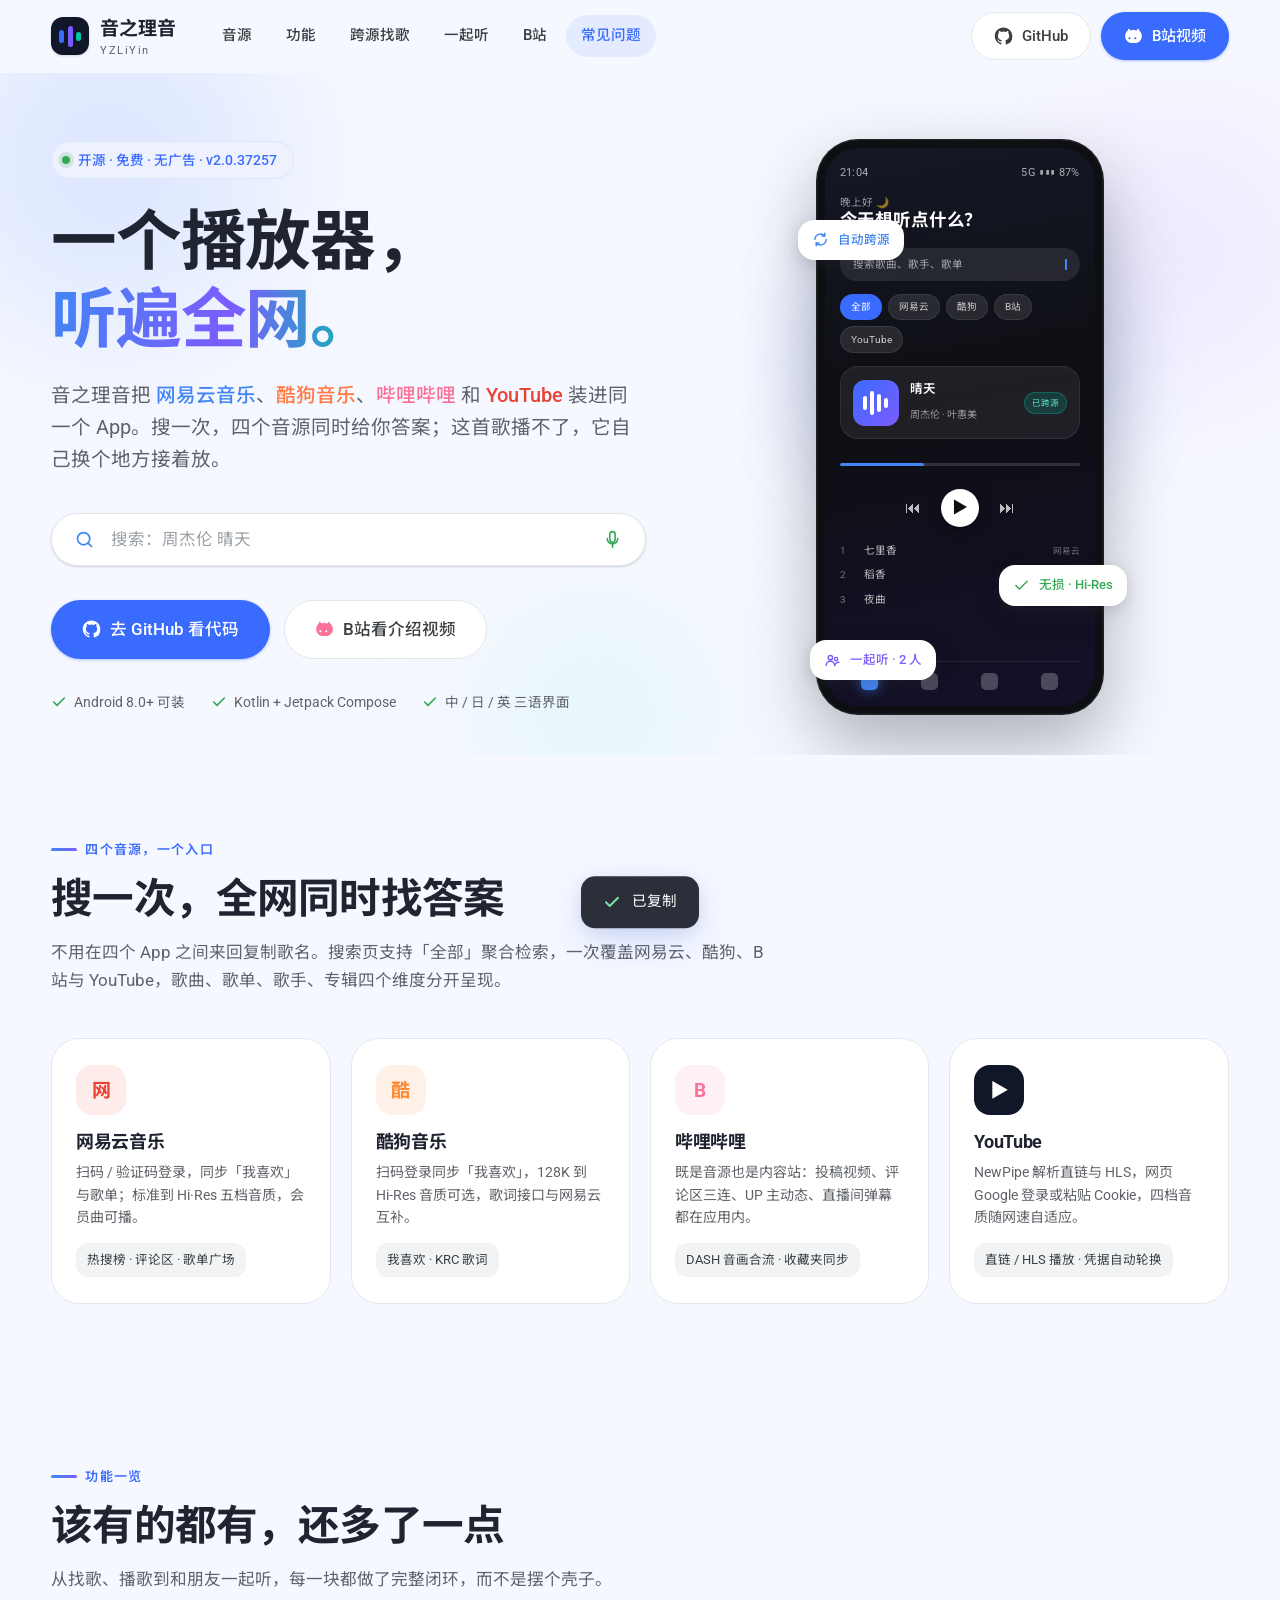
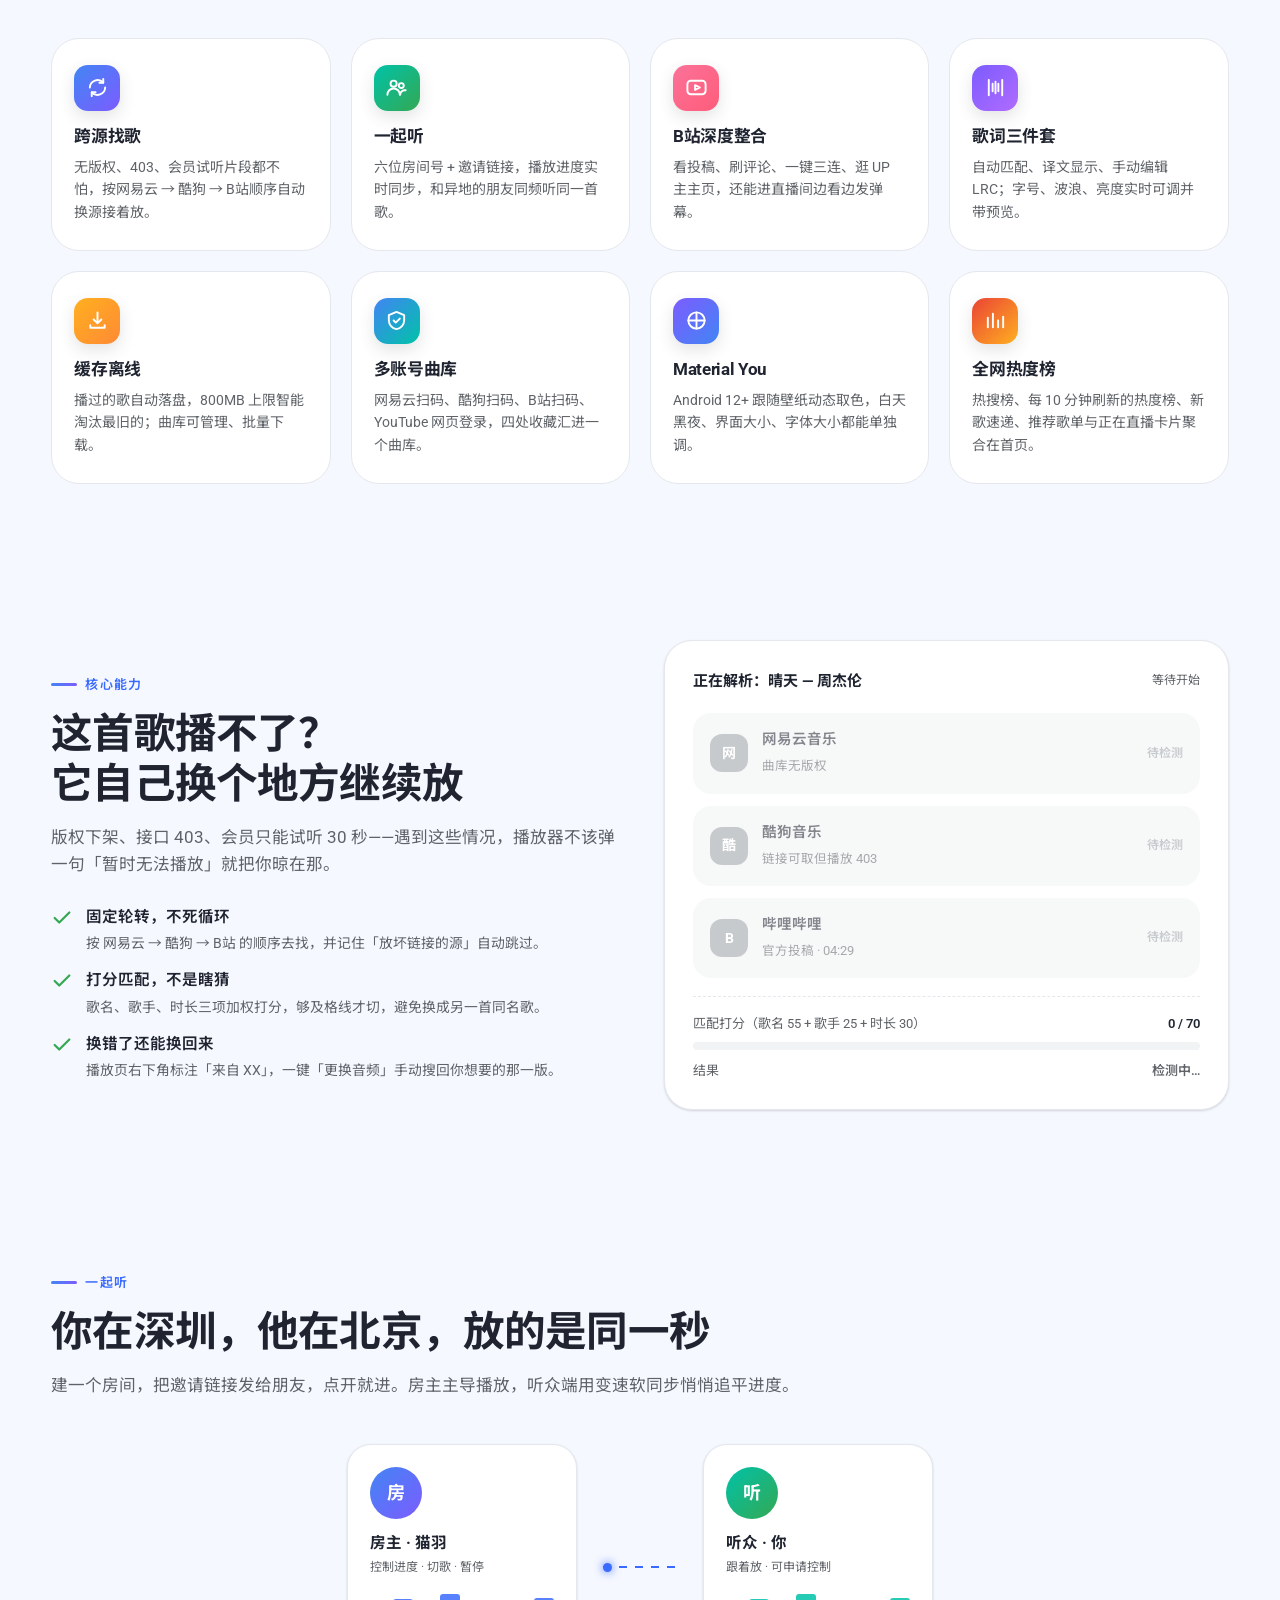
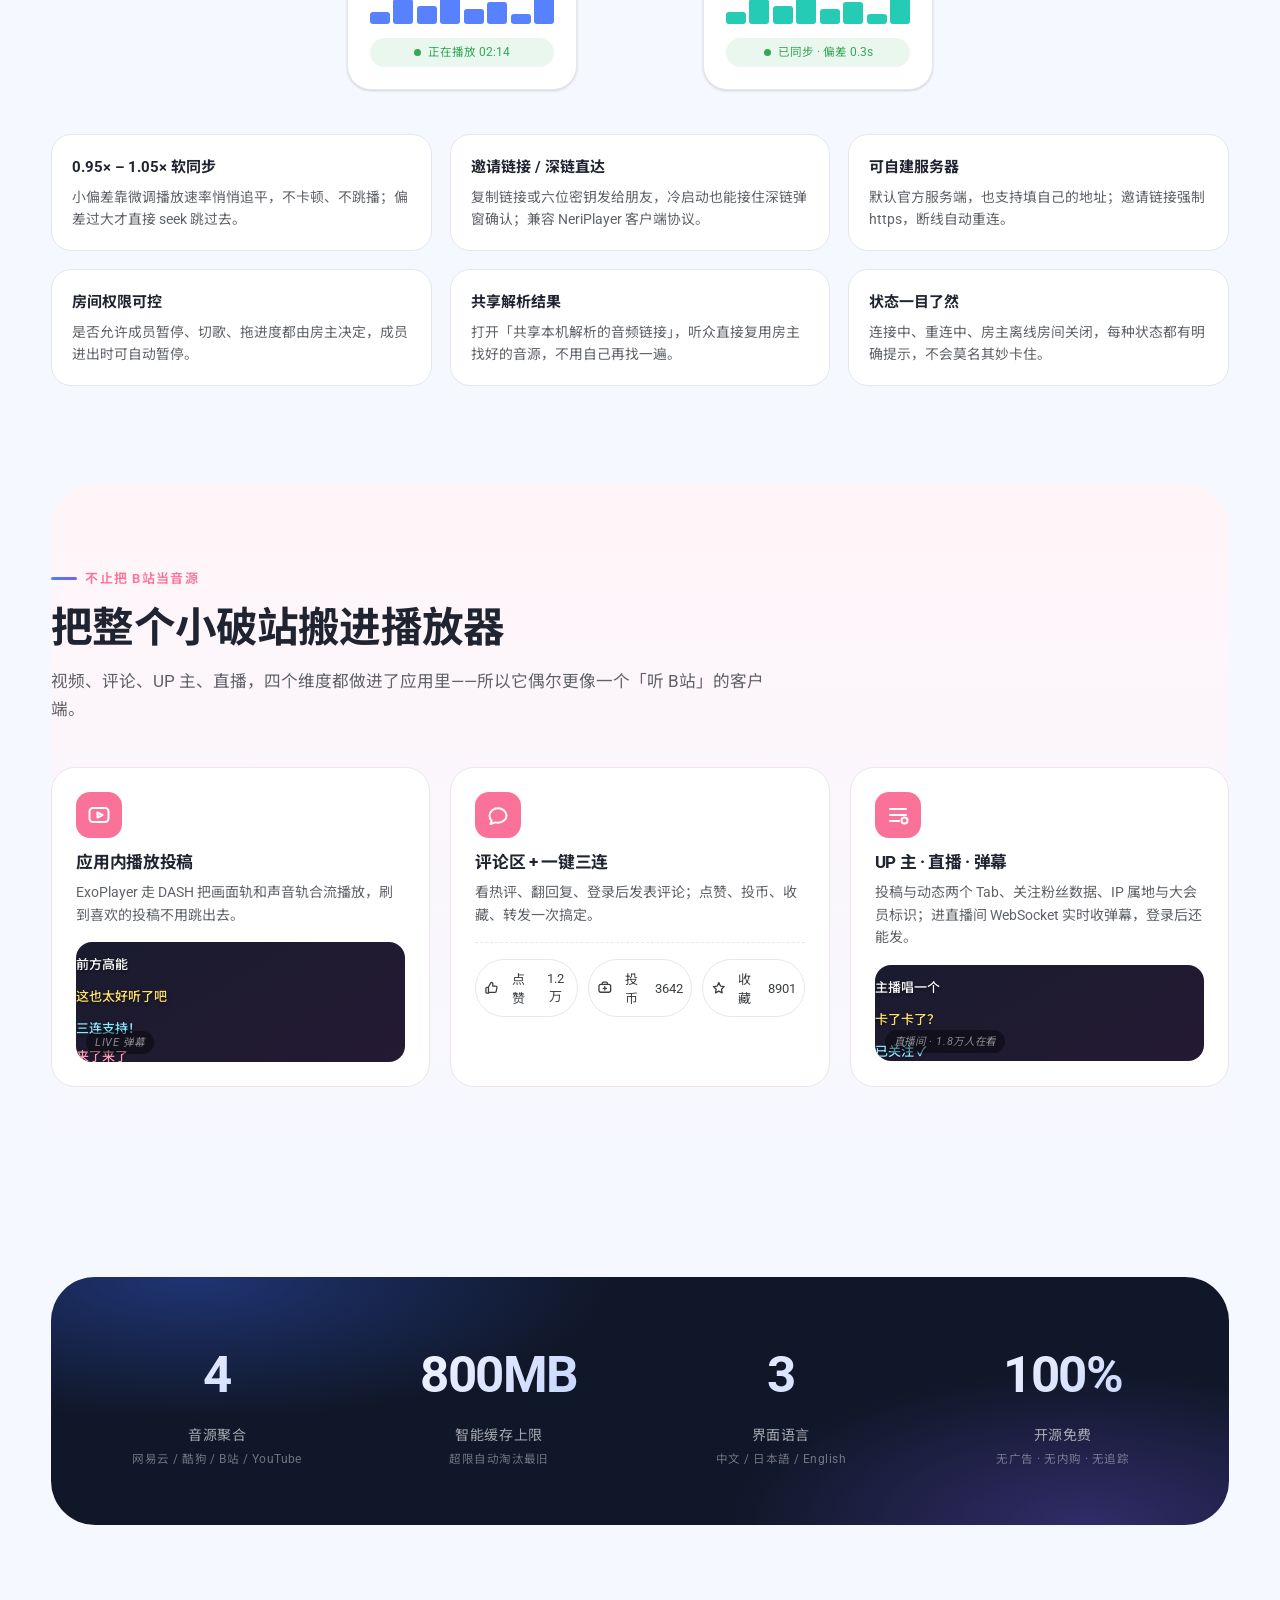
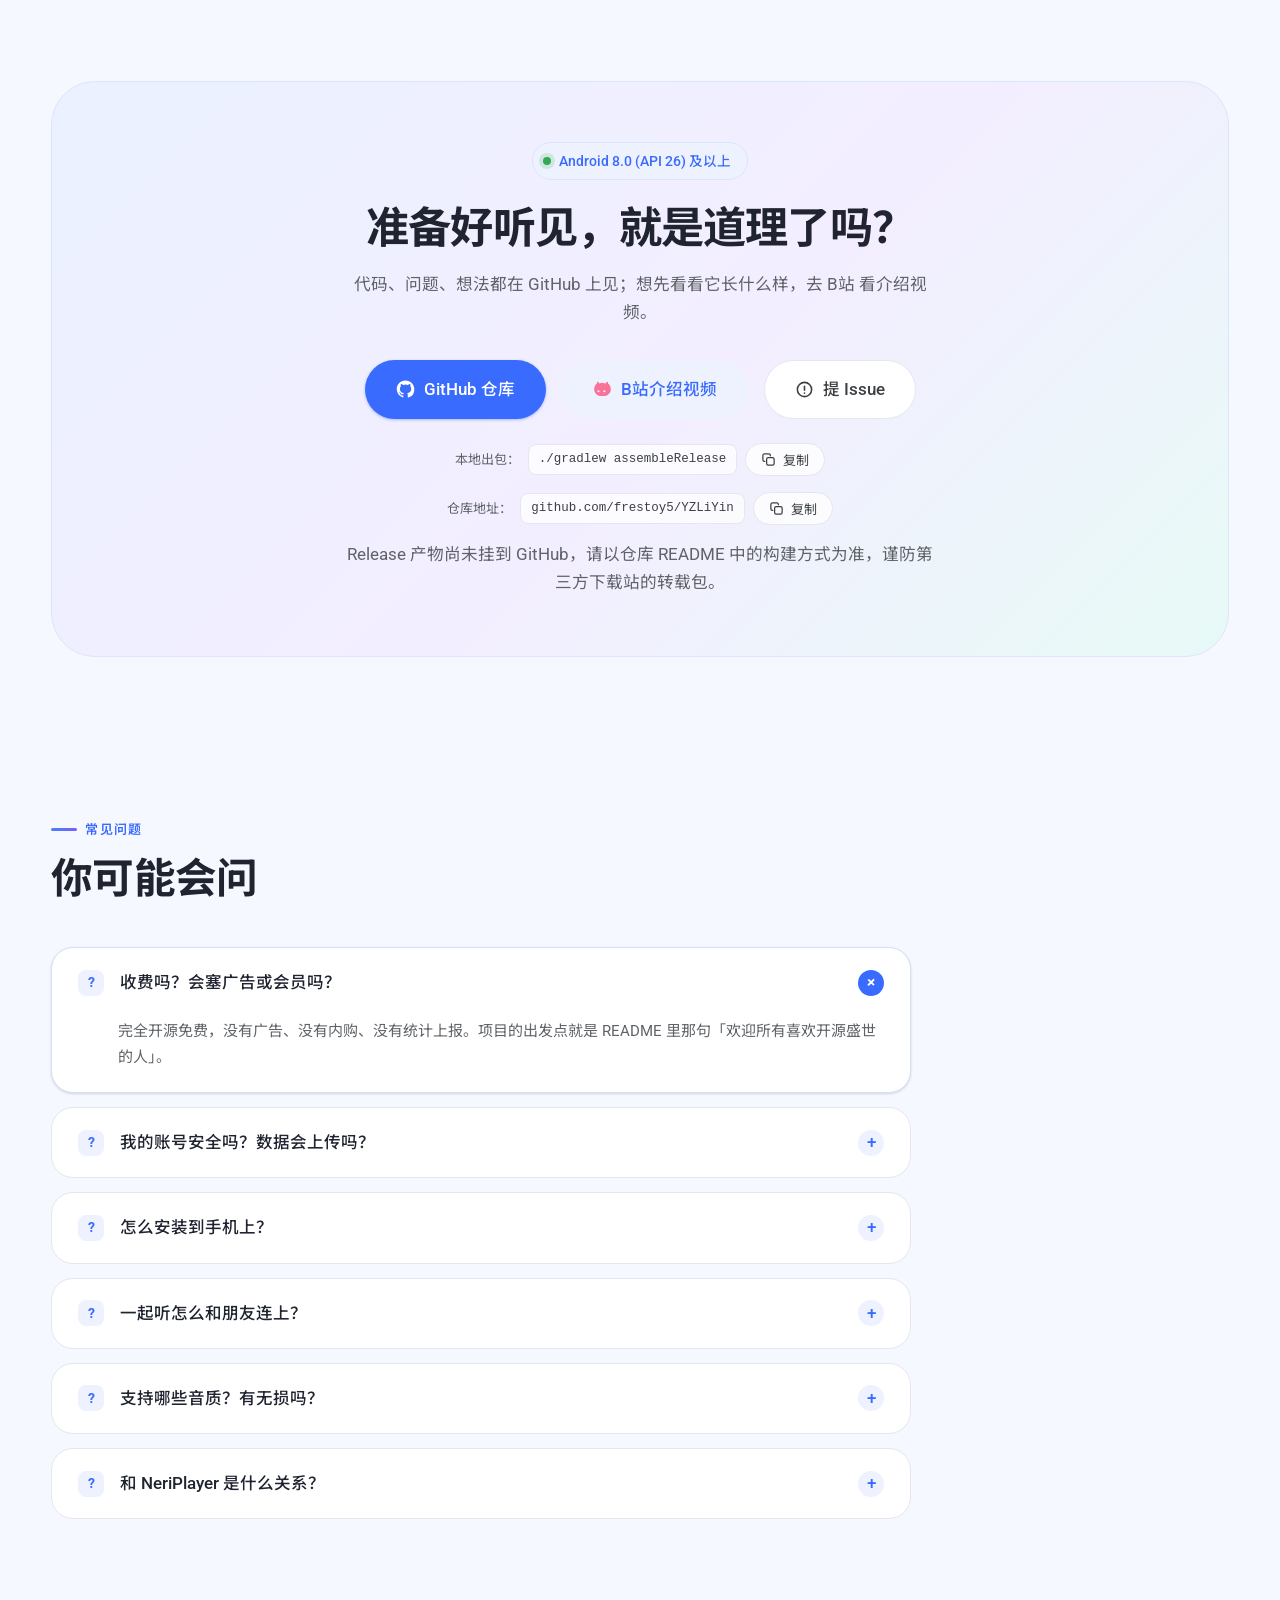
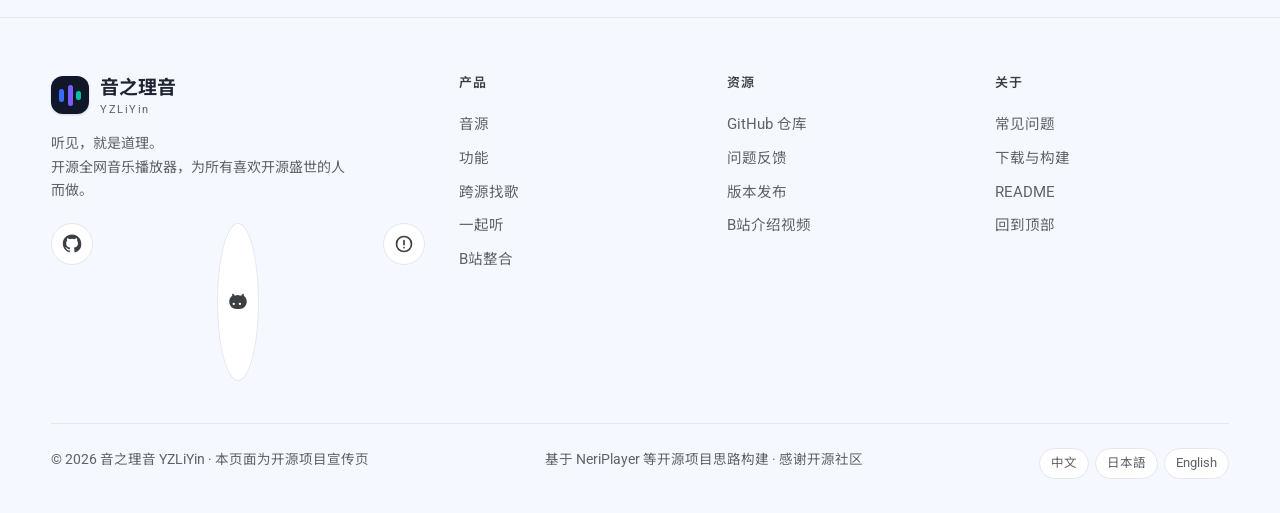
<file: docs/index.html>
<!DOCTYPE html>
<html lang="zh-CN">
<head>
<meta charset="utf-8">
<meta name="viewport" content="width=device-width, initial-scale=1, viewport-fit=cover">
<title>音之理音 — 听见，就是道理 | 开源全网音乐播放器</title>
<meta name="description" content="音之理音（YZLiYin）：开源免费的 Android 音乐播放器，聚合网易云音乐、酷狗音乐、哔哩哔哩、YouTube 四大音源，跨源自动找歌、一起听、B站直播弹幕、歌词译文、800MB 智能缓存。">
<meta name="theme-color" content="#3A6BFF">
<meta property="og:title" content="音之理音 — 听见，就是道理">
<meta property="og:description" content="一个 App，听遍全网。开源、免费、无广告的 Android 音乐播放器。">
<meta property="og:type" content="website">
<link rel="icon" href="data:image/svg+xml,%3Csvg xmlns='http://www.w3.org/2000/svg' viewBox='0 0 100 100'%3E%3Crect width='100' height='100' rx='24' fill='%23101728'/%3E%3Cg fill='%233A6BFF'%3E%3Crect x='24' y='34' width='12' height='32' rx='6'/%3E%3Crect x='44' y='22' width='12' height='56' rx='6'/%3E%3Crect x='64' y='40' width='12' height='20' rx='6'/%3E%3C/g%3E%3C/svg%3E">
<link rel="preconnect" href="https://fonts.googleapis.com">
<link rel="preconnect" href="https://fonts.gstatic.com" crossorigin>
<link href="https://fonts.googleapis.com/css2?family=Roboto:wght@400;500;700&family=Noto+Sans+SC:wght@400;500;700&display=swap" rel="stylesheet">
<style>
/* ============ 基础 ============ */
:root{
  --blue:#3A6BFF; --purple:#7C5CFF; --aqua:#00C2A8; --amber:#FFB020; --rose:#FF5C7A;
  --g-blue:#4285F4; --g-red:#EA4335; --g-yellow:#FBBC05; --g-green:#34A853;
  --ink:#1F2430; --muted:#5F6368; --line:#E4E7EC; --surface:#fff;
  --bg:#F6F8FF; --tint:#EEF2FE; --tint2:#F1F3F4;
  --radius:28px; --shadow1:0 1px 2px rgba(60,64,67,.12),0 1px 3px rgba(60,64,67,.08);
  --shadow2:0 4px 12px rgba(60,64,67,.12),0 8px 28px rgba(60,64,67,.10);
  --shadow3:0 12px 40px rgba(58,107,255,.18),0 4px 14px rgba(60,64,67,.10);
  --ease:cubic-bezier(.2,.8,.3,1);
  --font:"Google Sans","Product Sans",Roboto,"Noto Sans SC","PingFang SC","Microsoft YaHei",sans-serif;
}
*{box-sizing:border-box}
html{scroll-behavior:smooth;scroll-padding-top:88px}
body{
  margin:0;background:var(--bg);color:var(--ink);font-family:var(--font);
  font-size:16px;line-height:1.65;-webkit-font-smoothing:antialiased;overflow-x:hidden;
}
body.loading{overflow:hidden}
h1,h2,h3{margin:0;font-weight:700;letter-spacing:-.02em;line-height:1.18}
p{margin:0}
a{color:var(--g-blue);text-decoration:none}
a:hover{text-decoration:underline}
img,svg{display:block}
::selection{background:#D7E3FF;color:var(--ink)}
:focus-visible{outline:3px solid var(--blue);outline-offset:3px;border-radius:8px}
.wrap{width:min(1180px,92vw);margin:0 auto}

/* ============ 加载动画（Google 四色点） ============ */
#loader{
  position:fixed;inset:0;z-index:9999;background:var(--surface);
  display:flex;flex-direction:column;align-items:center;justify-content:center;gap:34px;
  transition:opacity .5s var(--ease),visibility .5s;
}
#loader.hide{opacity:0;visibility:hidden}
.loader-brand{display:flex;align-items:center;gap:14px;animation:brandIn .7s var(--ease) both}
.loader-brand .mark{
  width:54px;height:54px;border-radius:16px;background:#101728;
  display:flex;align-items:center;justify-content:center;gap:4px;
}
.loader-brand .mark i{display:block;width:7px;border-radius:4px;background:var(--blue);animation:eq 1s ease-in-out infinite}
.loader-brand .mark i:nth-child(1){height:18px;animation-delay:0s}
.loader-brand .mark i:nth-child(2){height:30px;animation-delay:.18s;background:var(--purple)}
.loader-brand .mark i:nth-child(3){height:13px;animation-delay:.36s;background:var(--aqua)}
.loader-brand span{font-size:26px;font-weight:700;letter-spacing:-.02em}
@keyframes eq{0%,100%{transform:scaleY(.55)}50%{transform:scaleY(1.35)}}
@keyframes brandIn{from{opacity:0;transform:translateY(10px)}to{opacity:1;transform:none}}
.gdots{display:flex;gap:13px}
.gdots i{
  width:14px;height:14px;border-radius:50%;display:block;
  animation:dotBounce 1.5s cubic-bezier(.4,0,.2,1) infinite;
}
.gdots i:nth-child(1){background:var(--g-blue)}
.gdots i:nth-child(2){background:var(--g-red);animation-delay:.15s}
.gdots i:nth-child(3){background:var(--g-yellow);animation-delay:.3s}
.gdots i:nth-child(4){background:var(--g-green);animation-delay:.45s}
@keyframes dotBounce{
  0%,80%,100%{transform:translateY(0) scale(.82);opacity:.55}
  40%{transform:translateY(-20px) scale(1);opacity:1}
}
.loader-bar{width:180px;height:4px;border-radius:99px;background:var(--tint2);overflow:hidden;position:relative}
.loader-bar::after{
  content:"";position:absolute;inset:0;transform:translateX(-100%);
  background:linear-gradient(90deg,var(--g-blue),var(--g-red),var(--g-yellow),var(--g-green));
  animation:indet 1.3s var(--ease) infinite;
}
@keyframes indet{0%{transform:translateX(-100%)}60%,100%{transform:translateX(100%)}}
.loader-cap{font-size:13px;color:var(--muted);letter-spacing:.06em}

/* ============ 顶部滚动进度 ============ */
#scrollbar{
  position:fixed;top:0;left:0;height:3px;width:0;z-index:120;
  background:linear-gradient(90deg,var(--g-blue) 0 25%,var(--g-red) 25% 50%,var(--g-yellow) 50% 75%,var(--g-green) 75% 100%);
  transition:width .1s linear;
}

/* ============ 顶栏 ============ */
header#top{
  position:sticky;top:0;z-index:100;background:rgba(246,248,255,.82);
  backdrop-filter:saturate(180%) blur(14px);-webkit-backdrop-filter:saturate(180%) blur(14px);
  border-bottom:1px solid transparent;transition:border-color .3s,box-shadow .3s,background .3s;
}
header#top.scrolled{border-bottom-color:var(--line);box-shadow:0 1px 8px rgba(60,64,67,.06);background:rgba(255,255,255,.9)}
.nav{display:flex;align-items:center;gap:18px;height:72px}
.brand{display:flex;align-items:center;gap:11px;color:var(--ink);flex:none}
.brand:hover{text-decoration:none}
.brand .mark{
  width:38px;height:38px;border-radius:12px;background:#101728;
  display:flex;align-items:center;justify-content:center;gap:3.5px;
  box-shadow:var(--shadow1);transition:transform .4s var(--ease);
}
.brand:hover .mark{transform:rotate(-6deg) scale(1.05)}
.brand .mark i{width:5px;border-radius:3px;background:var(--blue);display:block}
.brand .mark i:nth-child(1){height:13px}
.brand .mark i:nth-child(2){height:21px;background:var(--purple)}
.brand .mark i:nth-child(3){height:9px;background:var(--aqua)}
.brand b{font-size:19px;letter-spacing:-.01em;font-weight:700}
.brand small{display:block;font-size:10.5px;color:var(--muted);font-weight:400;letter-spacing:.14em;margin-top:-3px}
.nav-links{display:flex;gap:4px;margin-left:14px;flex:1}
.nav-links a{
  padding:9px 15px;border-radius:99px;color:#3C4043;font-size:14.5px;font-weight:500;
  position:relative;transition:background .2s,color .2s;
}
.nav-links a:hover{background:var(--tint);text-decoration:none}
.nav-links a.active{color:var(--blue);background:#E4EBFF}
.nav-cta{display:flex;align-items:center;gap:10px;flex:none}
.menu-btn{display:none}

/* 按钮 */
.btn{
  display:inline-flex;align-items:center;justify-content:center;gap:9px;
  padding:11px 22px;border-radius:99px;font-size:15px;font-weight:500;font-family:var(--font);
  border:1px solid transparent;cursor:pointer;position:relative;overflow:hidden;
  transition:box-shadow .25s,transform .18s var(--ease),background .2s,color .2s;
}
.btn:hover{text-decoration:none;transform:translateY(-1px)}
.btn:active{transform:translateY(0) scale(.98)}
.btn-filled{background:var(--blue);color:#fff;box-shadow:0 1px 3px rgba(58,107,255,.4)}
.btn-filled:hover{box-shadow:0 6px 18px rgba(58,107,255,.42)}
.btn-tonal{background:var(--tint);color:var(--blue)}
.btn-tonal:hover{background:#DFE8FF}
.btn-out{background:var(--surface);color:#3C4043;border-color:var(--line)}
.btn-out:hover{background:var(--tint2);box-shadow:var(--shadow1)}
.btn-lg{padding:15px 30px;font-size:16.5px}
.btn svg{width:19px;height:19px;flex:none}
.ripple{position:absolute;border-radius:50%;transform:scale(0);background:rgba(255,255,255,.5);pointer-events:none;animation:rip .6s var(--ease) forwards}
.btn-out .ripple,.btn-tonal .ripple{background:rgba(58,107,255,.22)}
@keyframes rip{to{transform:scale(2.6);opacity:0}}

/* ============ Hero ============ */
.hero{padding:66px 0 40px;position:relative;overflow:hidden}
.hero-bg{position:absolute;inset:0;pointer-events:none;z-index:-1}
.hero-bg i{position:absolute;border-radius:50%;filter:blur(70px);opacity:.4}
.hero-bg i:nth-child(1){width:340px;height:340px;background:#BBD0FF;top:-80px;left:-60px}
.hero-bg i:nth-child(2){width:280px;height:280px;background:#E4D6FF;top:40px;right:-40px}
.hero-bg i:nth-child(3){width:220px;height:220px;background:#C9F5EE;bottom:-70px;left:38%}
.chip{
  display:inline-flex;align-items:center;gap:8px;padding:7px 16px 7px 10px;border-radius:99px;
  background:var(--tint);color:var(--blue);font-size:13.5px;font-weight:500;
  border:1px solid #DCE5FF;
}
.chip .dot{width:8px;height:8px;border-radius:50%;background:var(--g-green);box-shadow:0 0 0 4px rgba(52,168,83,.16);animation:pulse 2s infinite}
@keyframes pulse{50%{box-shadow:0 0 0 8px rgba(52,168,83,.04)}}
.hero h1{font-size:clamp(2.3rem,5.6vw,4.1rem);margin:24px 0 0}
.hero h1 .grad{
  background:linear-gradient(96deg,var(--g-blue),var(--purple) 55%,var(--aqua));
  -webkit-background-clip:text;background-clip:text;color:transparent;
}
.hero .lede .c1{color:var(--g-blue);font-weight:500}.hero .lede .c2{color:#FF7A45;font-weight:500}
.hero .lede .c3{color:#FB7299;font-weight:500}.hero .lede .c4{color:var(--g-red);font-weight:500}
.hero .lede{margin-top:22px;font-size:clamp(1.02rem,1.6vw,1.22rem);color:var(--muted);max-width:660px}
.hero-actions{display:flex;flex-wrap:wrap;gap:14px;margin-top:34px;align-items:center}
.hero-meta{display:flex;flex-wrap:wrap;gap:10px 26px;margin-top:32px;font-size:13.5px;color:var(--muted)}
.hero-meta span{display:flex;align-items:center;gap:7px}
.hero-meta svg{width:16px;height:16px;color:var(--g-green)}
.hero-grid{display:grid;grid-template-columns:1.05fr .95fr;gap:44px;align-items:center}

/* 搜索框（Google 风格联想） */
.gsearch{
  position:relative;margin-top:36px;max-width:600px;
}
.gsearch .box{
  display:flex;align-items:center;gap:14px;background:var(--surface);border:1px solid var(--line);
  border-radius:99px;padding:15px 22px;box-shadow:var(--shadow1);
  transition:box-shadow .28s var(--ease),border-color .28s;
}
.gsearch.open .box{box-shadow:var(--shadow2);border-color:transparent}
.gsearch .box svg{width:21px;height:21px;color:var(--g-blue);flex:none}
.gsearch input{
  flex:1;border:0;outline:0;font-family:var(--font);font-size:16.5px;color:var(--ink);background:transparent;
}
.gsearch input::placeholder{color:#9AA0A6}
.sugg{
  position:absolute;top:calc(100% + 8px);left:0;right:0;background:var(--surface);
  border-radius:22px;box-shadow:var(--shadow2);padding:8px;opacity:0;visibility:hidden;
  transform:translateY(-8px);transition:.26s var(--ease);z-index:20;
}
.gsearch.open .sugg{opacity:1;visibility:visible;transform:none}
.sugg button{
  display:flex;align-items:center;gap:13px;width:100%;padding:11px 15px;border:0;background:transparent;
  border-radius:99px;font-family:var(--font);font-size:15px;color:#3C4043;cursor:pointer;text-align:left;
}
.sugg button:hover,.sugg button:focus-visible{background:var(--tint2);outline:none}
.sugg button svg{width:18px;height:18px;color:#9AA0A6;flex:none}
.sugg button b{margin-left:auto;font-size:12px;color:#9AA0A6;font-weight:500}

/* ============ 手机 Mock ============ */
.phone-wrap{display:flex;justify-content:center;position:relative}
.phone-wrap::before{
  content:"";position:absolute;width:78%;height:78%;border-radius:50%;
  background:radial-gradient(circle,rgba(58,107,255,.28),transparent 68%);filter:blur(30px);
}
.phone{
  position:relative;width:288px;background:#0E0F13;border-radius:42px;padding:9px;
  box-shadow:0 30px 70px rgba(31,36,48,.34),0 0 0 1.5px rgba(255,255,255,.08) inset;
  animation:float 6.5s ease-in-out infinite;
}
@keyframes float{50%{transform:translateY(-16px)}}
.screen{
  background:linear-gradient(170deg,#151726 0%,#0E0F13 45%,#14102A 100%);
  border-radius:34px;overflow:hidden;aspect-ratio:9/18.6;padding:16px 15px;color:#fff;
  display:flex;flex-direction:column;gap:13px;
}
.st{display:flex;justify-content:space-between;font-size:10.5px;color:rgba(255,255,255,.65);letter-spacing:.03em}
.st i{font-style:normal}
.p-hi{font-size:10.5px;color:rgba(255,255,255,.55)}
.p-title{font-size:17.5px;font-weight:700;margin-top:-6px;letter-spacing:-.01em}
.p-search{
  display:flex;align-items:center;gap:8px;background:rgba(255,255,255,.09);border-radius:99px;
  padding:8px 13px;font-size:10.5px;color:rgba(255,255,255,.6);
}
.p-search .bar{width:2px;height:11px;background:var(--g-blue);animation:caret 1s step-end infinite;margin-left:auto}
@keyframes caret{50%{opacity:0}}
.p-chips{display:flex;gap:6px;flex-wrap:wrap}
.p-chips span{
  font-size:9.5px;padding:4.5px 10px;border-radius:99px;background:rgba(255,255,255,.1);
  color:rgba(255,255,255,.75);border:1px solid rgba(255,255,255,.08);
}
.p-chips span.on{background:var(--blue);color:#fff;border-color:transparent}
.p-card{
  background:rgba(255,255,255,.07);border:1px solid rgba(255,255,255,.07);
  border-radius:18px;padding:12px;display:flex;gap:11px;align-items:center;
}
.p-art{
  width:46px;height:46px;border-radius:12px;flex:none;
  background:linear-gradient(135deg,var(--blue),var(--purple));
  display:flex;align-items:center;justify-content:center;gap:3px;
}
.p-art i{width:4px;background:#fff;border-radius:3px;display:block;animation:eq .9s ease-in-out infinite}
.p-art i:nth-child(1){height:14px}.p-art i:nth-child(2){height:24px;animation-delay:.15s}
.p-art i:nth-child(3){height:18px;animation-delay:.3s}.p-art i:nth-child(4){height:10px;animation-delay:.45s}
.p-meta{min-width:0;flex:1}
.p-meta b{display:block;font-size:12.5px;font-weight:600;white-space:nowrap;overflow:hidden;text-overflow:ellipsis}
.p-meta span{font-size:10px;color:rgba(255,255,255,.55)}
.p-tag{
  font-size:8.5px;padding:3px 7px;border-radius:99px;background:rgba(0,194,168,.18);color:#5CE0CD;
  white-space:nowrap;border:1px solid rgba(0,194,168,.3);
}
.p-prog{height:3px;border-radius:99px;background:rgba(255,255,255,.14);overflow:hidden;margin-top:11px}
.p-prog i{display:block;height:100%;width:35%;border-radius:99px;background:var(--g-blue);animation:prog 9s linear infinite}
@keyframes prog{from{width:6%}to{width:97%}}
.p-ctrl{display:flex;align-items:center;justify-content:center;gap:20px;margin-top:10px}
.p-ctrl span{display:flex;align-items:center;color:rgba(255,255,255,.72)}
.p-ctrl .play{
  width:38px;height:38px;border-radius:50%;background:#fff;color:#0E0F13;
  align-items:center;justify-content:center;box-shadow:0 4px 14px rgba(0,0,0,.35);
}
.p-list{display:flex;flex-direction:column;gap:7px;margin-top:2px}
.p-row{display:flex;align-items:center;gap:9px;font-size:10.5px;color:rgba(255,255,255,.72)}
.p-row .n{width:15px;color:rgba(255,255,255,.4);font-size:9.5px}
.p-row .g{margin-left:auto;font-size:8.5px;color:rgba(255,255,255,.4)}
.p-nav{
  margin-top:auto;display:flex;justify-content:space-around;padding-top:11px;
  border-top:1px solid rgba(255,255,255,.08);
}
.p-nav i{display:block;width:17px;height:17px;border-radius:5px;background:rgba(255,255,255,.24)}
.p-nav i.on{background:var(--g-blue);box-shadow:0 0 12px rgba(66,133,244,.7)}
.float-badge{
  position:absolute;background:var(--surface);border-radius:16px;padding:10px 14px;
  box-shadow:var(--shadow2);display:flex;align-items:center;gap:9px;font-size:12.5px;font-weight:500;
  animation:float2 5s ease-in-out infinite;
}
@keyframes float2{50%{transform:translateY(-12px)}}
.float-badge svg{width:17px;height:17px}
.fb1{top:14%;left:-6%;color:var(--g-blue)}
.fb2{bottom:19%;right:-8%;color:var(--g-green);animation-delay:1.4s}
.fb3{bottom:6%;left:-2%;color:var(--purple);animation-delay:.7s}

/* ============ 区块通用 ============ */
section{padding:78px 0}
.sec-head{max-width:720px;margin-bottom:44px}
.eyebrow{
  display:inline-flex;align-items:center;gap:8px;font-size:13px;font-weight:600;letter-spacing:.1em;
  text-transform:uppercase;color:var(--blue);margin-bottom:14px;
}
.eyebrow::before{content:"";width:26px;height:3px;border-radius:99px;background:linear-gradient(90deg,var(--g-blue),var(--purple))}
.sec-head h2{font-size:clamp(1.75rem,3.4vw,2.6rem)}
.sec-head p{margin-top:16px;color:var(--muted);font-size:1.04rem}
.reveal{opacity:0;transform:translateY(28px);transition:opacity .7s var(--ease),transform .7s var(--ease)}
.reveal.in{opacity:1;transform:none}

/* ============ 音源卡片 ============ */
.src-grid{display:grid;grid-template-columns:repeat(4,1fr);gap:20px}
.src-card{
  background:var(--surface);border:1px solid var(--line);border-radius:var(--radius);
  padding:26px 24px;position:relative;overflow:hidden;cursor:default;
  transition:transform .3s var(--ease),box-shadow .3s var(--ease),border-color .3s;
}
.src-card::after{
  content:"";position:absolute;left:0;top:0;height:4px;width:100%;transform:scaleX(0);transform-origin:left;
  background:var(--c);transition:transform .4s var(--ease);
}
.src-card:hover{transform:translateY(-6px);box-shadow:var(--shadow2);border-color:transparent}
.src-card:hover::after{transform:scaleX(1)}
.src-ic{
  width:50px;height:50px;border-radius:16px;display:flex;align-items:center;justify-content:center;
  background:var(--cbg);color:var(--c);font-weight:700;font-size:19px;margin-bottom:16px;
}
.src-card h3{font-size:1.12rem}
.src-card p{margin-top:9px;font-size:14px;color:var(--muted);line-height:1.6}
.src-q{
  margin-top:14px;font-size:12.5px;color:#3C4043;background:var(--tint2);
  border-radius:12px;padding:7px 11px;display:inline-block;
}

/* ============ 功能卡 ============ */
.feat-grid{display:grid;grid-template-columns:repeat(4,1fr);gap:20px}
.feat{
  background:var(--surface);border:1px solid var(--line);border-radius:var(--radius);
  padding:26px 22px;position:relative;overflow:hidden;
  transition:transform .3s var(--ease),box-shadow .3s var(--ease),border-color .3s;
}
.feat:hover{transform:translateY(-6px);box-shadow:var(--shadow2);border-color:transparent}
.feat .ic{
  width:46px;height:46px;border-radius:14px;display:flex;align-items:center;justify-content:center;
  margin-bottom:16px;color:#fff;background:linear-gradient(135deg,var(--g1),var(--g2));
  box-shadow:0 6px 16px rgba(60,64,67,.14);
}
.feat .ic svg{width:23px;height:23px}
.feat h3{font-size:1.05rem}
.feat p{margin-top:9px;font-size:14px;color:var(--muted);line-height:1.62}
.feat.wide{grid-column:span 2}

/* ============ 跨源找歌演示 ============ */
.split{display:grid;grid-template-columns:1fr 1fr;gap:48px;align-items:center}
.demo{
  background:var(--surface);border:1px solid var(--line);border-radius:var(--radius);
  padding:28px;box-shadow:var(--shadow1);
}
.demo-head{display:flex;align-items:center;justify-content:space-between;margin-bottom:20px}
.demo-head b{font-size:15px}
.demo-head span{font-size:12px;color:var(--muted)}
.flow{display:flex;flex-direction:column;gap:12px}
.node{
  display:flex;align-items:center;gap:14px;padding:14px 16px;border-radius:18px;
  background:var(--tint2);border:1.5px solid transparent;
  transition:.45s var(--ease);opacity:.55;
}
.node .badge{
  width:38px;height:38px;border-radius:12px;flex:none;display:flex;align-items:center;justify-content:center;
  font-size:14px;font-weight:700;color:#fff;background:#9AA0A6;transition:.45s;
}
.node .txt{flex:1;min-width:0}
.node .txt b{display:block;font-size:14.5px;font-weight:600}
.node .txt span{font-size:12.5px;color:var(--muted)}
.node .stt{font-size:12px;font-weight:600;color:#9AA0A6;white-space:nowrap;transition:.3s}
.node.active{opacity:1;background:#EAF1FF;border-color:#C9D9FF;box-shadow:var(--shadow1)}
.node.fail{opacity:1;background:#FDECEA;border-color:#F7C9C4}
.node.fail .stt{color:var(--g-red)}
.node.win{opacity:1;background:#E9F7EF;border-color:#B9E4C9}
.node.win .stt{color:var(--g-green)}
.node.active .badge,.node.win .badge,.node.fail .badge{transform:scale(1.05)}
.node[data-src="netease"].fail .badge{background:var(--g-red)}
.node[data-src="kugou"].fail .badge{background:#FF8A34}
.node[data-src="bilibili"].win .badge{background:#FB7299}
.node[data-src="bilibili"].active .badge{background:#FB7299}
.node[data-src="netease"].active .badge{background:var(--g-blue)}
.node[data-src="kugou"].active .badge{background:#FF8A34}
.score{margin-top:18px;padding-top:16px;border-top:1px dashed var(--line)}
.score-row{display:flex;justify-content:space-between;font-size:13px;color:var(--muted);margin-bottom:7px}
.score-row b{color:var(--ink);font-weight:600}
.score-bar{height:8px;border-radius:99px;background:var(--tint2);overflow:hidden}
.score-bar i{display:block;height:100%;width:0;border-radius:99px;background:linear-gradient(90deg,var(--g-blue),var(--aqua));transition:width .9s var(--ease)}
.checklist{list-style:none;padding:0;margin:26px 0 0;display:flex;flex-direction:column;gap:14px}
.checklist li{display:flex;gap:13px;align-items:flex-start;font-size:15.5px;color:#3C4043}
.checklist svg{width:22px;height:22px;color:var(--g-green);flex:none;margin-top:2px}
.checklist b{display:block;color:var(--ink);font-weight:600;font-size:15.5px}
.checklist span{font-size:13.8px;color:var(--muted);display:block;margin-top:2px;line-height:1.6}

/* ============ 一起听 ============ */
.lt-stage{display:flex;gap:26px;align-items:center;justify-content:center;flex-wrap:wrap}
.pal{
  background:var(--surface);border:1px solid var(--line);border-radius:24px;padding:22px;width:230px;
  box-shadow:var(--shadow1);position:relative;transition:.3s var(--ease);
}
.pal:hover{transform:translateY(-5px);box-shadow:var(--shadow2)}
.pal .av{
  width:52px;height:52px;border-radius:50%;display:flex;align-items:center;justify-content:center;
  color:#fff;font-weight:700;font-size:18px;margin-bottom:12px;
}
.pal.p1 .av{background:linear-gradient(135deg,var(--g-blue),var(--purple))}
.pal.p2 .av{background:linear-gradient(135deg,var(--aqua),var(--g-green))}
.pal b{font-size:15.5px;display:block}
.pal .role{font-size:12px;color:var(--muted);margin-top:2px;display:block}
.pal .wave{display:flex;gap:3.5px;align-items:flex-end;height:30px;margin-top:16px}
.pal .wave i{flex:1;background:var(--blue);border-radius:3px;animation:eq 1.1s ease-in-out infinite;opacity:.85}
.pal.p2 .wave i{background:var(--aqua)}
.pal .sync{
  margin-top:14px;font-size:11.5px;display:flex;align-items:center;gap:7px;color:var(--g-green);
  background:#E9F7EF;border-radius:99px;padding:5px 11px;justify-content:center;
}
.pal .sync .lv{width:7px;height:7px;border-radius:50%;background:var(--g-green);animation:pulse 1.6s infinite}
.link-line{
  width:74px;height:2px;background:repeating-linear-gradient(90deg,var(--blue) 0 8px,transparent 8px 16px);
  position:relative;flex:none;
}
.link-line::after{
  content:"";position:absolute;top:-3.5px;width:9px;height:9px;border-radius:50%;background:var(--blue);
  box-shadow:0 0 10px var(--blue);animation:travel 1.6s linear infinite;
}
@keyframes travel{from{left:-4px}to{left:calc(100% - 4px)}}
.lt-features{display:grid;grid-template-columns:repeat(3,1fr);gap:18px;margin-top:44px}
.lt-f{background:var(--surface);border:1px solid var(--line);border-radius:20px;padding:20px;transition:.3s}
.lt-f:hover{box-shadow:var(--shadow1);transform:translateY(-4px)}
.lt-f b{display:block;font-size:15px;margin-bottom:6px}
.lt-f p{font-size:13.8px;color:var(--muted);line-height:1.6}

/* ============ B站区 ============ */
.bili{background:linear-gradient(180deg,#FFF5F8 0%,#F6F8FF 100%);border-radius:44px;margin:0 auto;padding:78px 0}
.bili-grid{display:grid;grid-template-columns:repeat(3,1fr);gap:20px}
.bili-card{
  background:var(--surface);border:1px solid #F1E3E9;border-radius:24px;padding:24px;
  transition:.3s var(--ease);overflow:hidden;position:relative;
}
.bili-card:hover{transform:translateY(-6px);box-shadow:0 10px 30px rgba(251,114,153,.16)}
.bili-card .ic{
  width:46px;height:46px;border-radius:14px;background:#FB7299;color:#fff;
  display:flex;align-items:center;justify-content:center;margin-bottom:15px;
}
.bili-card .ic svg{width:24px;height:24px}
.bili-card h3{font-size:1.05rem}
.bili-card p{margin-top:8px;font-size:14px;color:var(--muted);line-height:1.62}
.sanlian{
  display:flex;gap:10px;margin-top:16px;padding-top:16px;border-top:1px dashed #F1E3E9;flex-wrap:wrap;
}
.sanlian button{
  flex:1;min-width:80px;border:1px solid var(--line);background:var(--surface);border-radius:99px;
  padding:9px 8px;font-family:var(--font);font-size:13px;color:#3C4043;cursor:pointer;
  display:flex;align-items:center;justify-content:center;gap:6px;transition:.22s var(--ease);
  position:relative;overflow:hidden;
}
.sanlian button:hover{background:var(--tint2)}
.sanlian button svg{width:16px;height:16px}
.sanlian button.done{color:#fff;border-color:transparent}
.sanlian button.done.b1{background:var(--g-blue)}
.sanlian button.done.b2{background:var(--g-yellow);color:#3C4043}
.sanlian button.done.b3{background:var(--rose)}
.danmaku{
  position:relative;height:120px;border-radius:16px;overflow:hidden;margin-top:16px;
  background:linear-gradient(150deg,#1A1B2E,#241A33);
}
.danmaku span{
  position:absolute;white-space:nowrap;font-size:13px;color:#fff;font-weight:500;
  text-shadow:0 1px 3px rgba(0,0,0,.55);animation:dmm 9s linear infinite;
}
.danmaku span:nth-child(1){top:12px;animation-delay:0s}
.danmaku span:nth-child(2){top:44px;animation-delay:2.4s;color:#FFE066}
.danmaku span:nth-child(3){top:76px;animation-delay:4.8s;color:#8BE9FD}
.danmaku span:nth-child(4){top:104px;animation-delay:6.6s;color:#FF9EB5}
@keyframes dmm{from{left:100%}to{left:-100%}}
.danmaku .lb{
  position:absolute;bottom:8px;left:10px;font-size:10.5px;color:rgba(255,255,255,.5);
  background:rgba(0,0,0,.4);padding:3px 9px;border-radius:99px;letter-spacing:.06em;z-index:2;
}

/* ============ 数据带 ============ */
.stats{background:#101728;border-radius:44px;padding:56px 40px;color:#fff;position:relative;overflow:hidden}
.stats::before{
  content:"";position:absolute;inset:0;
  background:radial-gradient(700px 240px at 12% 0%,rgba(58,107,255,.35),transparent 60%),
             radial-gradient(600px 260px at 88% 100%,rgba(124,92,255,.3),transparent 60%);
}
.stats-grid{position:relative;display:grid;grid-template-columns:repeat(4,1fr);gap:30px;text-align:center}
.stat b{
  display:block;font-size:clamp(2.1rem,4.4vw,3.2rem);font-weight:700;letter-spacing:-.03em;
  background:linear-gradient(135deg,#fff,#B9CBFF);-webkit-background-clip:text;background-clip:text;color:transparent;
}
.stat span{display:block;font-size:14px;color:rgba(255,255,255,.62);margin-top:6px;letter-spacing:.04em}
.stat .sub{font-size:11.5px;color:rgba(255,255,255,.4);margin-top:3px}

/* ============ CTA ============ */
.cta{
  background:linear-gradient(135deg,#EAF1FF 0%,#F3EEFF 55%,#E7FAF6 100%);
  border:1px solid #DCE5FF;border-radius:44px;padding:60px 44px;text-align:center;position:relative;overflow:hidden;
}
.cta h2{font-size:clamp(1.8rem,3.6vw,2.7rem)}
.cta p{color:var(--muted);max-width:600px;margin:16px auto 0;font-size:1.04rem}
.cta-btns{display:flex;gap:16px;justify-content:center;flex-wrap:wrap;margin-top:34px}
.cta-note{margin-top:24px;font-size:13px;color:var(--muted);display:flex;gap:8px;justify-content:center;align-items:center;flex-wrap:wrap}
.cta-note code{
  background:rgba(255,255,255,.75);border:1px solid var(--line);padding:4px 10px;border-radius:8px;
  font-family:ui-monospace,Menlo,Consolas,monospace;font-size:12.5px;color:#3C4043;
}
.copy-btn{
  border:1px solid var(--line);background:rgba(255,255,255,.8);border-radius:99px;padding:6px 15px;
  font-family:var(--font);font-size:13px;color:#3C4043;cursor:pointer;display:inline-flex;align-items:center;gap:7px;
  transition:.2s;position:relative;overflow:hidden;
}
.copy-btn:hover{background:#fff;box-shadow:var(--shadow1)}
.copy-btn svg{width:15px;height:15px}

/* ============ FAQ ============ */
.faq-list{display:grid;gap:14px;max-width:860px}
details.qa{
  background:var(--surface);border:1px solid var(--line);border-radius:22px;overflow:hidden;
  transition:box-shadow .3s,border-color .3s;
}
details.qa[open]{box-shadow:var(--shadow1);border-color:#D7E0F5}
details.qa summary{
  list-style:none;cursor:pointer;padding:21px 26px;font-size:16.5px;font-weight:500;
  display:flex;align-items:center;gap:16px;color:var(--ink);
}
details.qa summary::-webkit-details-marker{display:none}
details.qa summary .plus{
  margin-left:auto;width:26px;height:26px;border-radius:50%;background:var(--tint);color:var(--blue);
  display:flex;align-items:center;justify-content:center;flex:none;transition:transform .3s var(--ease);
}
details.qa[open] summary .plus{transform:rotate(45deg);background:var(--blue);color:#fff}
details.qa .ans{padding:0 26px 22px 66px;color:var(--muted);font-size:15px;line-height:1.75}
details.qa .ans a{font-weight:500}
.qa-ic{
  width:26px;height:26px;border-radius:8px;background:var(--tint);color:var(--blue);
  display:flex;align-items:center;justify-content:center;font-size:14px;font-weight:700;flex:none;
}

/* ============ Footer ============ */
footer{background:var(--bg);border-top:1px solid var(--line);padding:54px 0 34px;margin-top:20px}
.foot-grid{display:grid;grid-template-columns:1.6fr 1fr 1fr 1fr;gap:34px}
.foot-brand p{font-size:14px;color:var(--muted);margin-top:14px;max-width:300px;line-height:1.7}
.foot-col h4{font-size:13px;text-transform:uppercase;letter-spacing:.09em;color:#3C4043;margin:0 0 14px;font-weight:600}
.foot-col a{display:block;color:var(--muted);font-size:14.5px;padding:5px 0;transition:color .2s}
.foot-col a:hover{color:var(--g-blue);text-decoration:none}
.socials{display:flex;gap:10px;margin-top:20px}
.socials a{
  width:42px;height:42px;border-radius:50%;background:var(--surface);border:1px solid var(--line);
  display:flex;align-items:center;justify-content:center;color:#3C4043;transition:.25s var(--ease);
}
.socials a:hover{transform:translateY(-3px);box-shadow:var(--shadow2);border-color:transparent;color:var(--g-blue)}
.socials a.bili:hover{color:#FB7299}
.socials svg{width:20px;height:20px}
.foot-bot{
  margin-top:42px;padding-top:24px;border-top:1px solid var(--line);
  display:flex;justify-content:space-between;gap:16px;flex-wrap:wrap;font-size:13.5px;color:var(--muted);
}
.foot-bot .langs{display:flex;gap:6px}
.foot-bot .langs span{
  padding:4px 11px;border-radius:99px;background:var(--surface);border:1px solid var(--line);font-size:12.5px;
}

/* ============ 回到顶 FAB + Snackbar ============ */
#fab{
  position:fixed;right:26px;bottom:26px;width:54px;height:54px;border-radius:18px;border:0;cursor:pointer;
  background:var(--blue);color:#fff;display:flex;align-items:center;justify-content:center;
  box-shadow:0 6px 20px rgba(58,107,255,.42);opacity:0;visibility:hidden;transform:translateY(20px) scale(.9);
  transition:.35s var(--ease);z-index:90;
}
#fab.show{opacity:1;visibility:visible;transform:none}
#fab:hover{background:#2E5CF5;transform:translateY(-3px)}
#fab svg{width:24px;height:24px}
#snack{
  position:fixed;left:50%;bottom:34px;transform:translate(-50%,120%);z-index:200;
  background:#2B2F3A;color:#fff;padding:14px 22px;border-radius:14px;font-size:14.5px;
  box-shadow:var(--shadow3);display:flex;align-items:center;gap:11px;transition:transform .4s var(--ease);
  max-width:90vw;
}
#snack.show{transform:translate(-50%,0)}
#snack svg{width:18px;height:18px;color:#7CE0A5;flex:none}

/* ============ 响应式 ============ */
@media (max-width:1080px){
  .src-grid,.feat-grid{grid-template-columns:repeat(2,1fr)}
  .stats-grid{grid-template-columns:repeat(2,1fr);gap:36px}
  .foot-grid{grid-template-columns:1fr 1fr}
}
@media (max-width:900px){
  .hero-grid{grid-template-columns:1fr;gap:52px}
  .split{grid-template-columns:1fr;gap:34px}
  .bili-grid{grid-template-columns:1fr 1fr}
  .lt-features{grid-template-columns:1fr}
  .nav-links{
    position:absolute;top:72px;left:0;right:0;background:var(--surface);flex-direction:column;
    padding:12px;gap:4px;margin:0;box-shadow:var(--shadow2);border-bottom:1px solid var(--line);
    display:none;
  }
  .nav-links.open{display:flex}
  .nav-links a{padding:13px 18px;font-size:16px}
  .menu-btn{
    display:flex;align-items:center;justify-content:center;width:44px;height:44px;border-radius:50%;
    border:1px solid var(--line);background:var(--surface);cursor:pointer;color:#3C4043;flex:none;
  }
  .menu-btn svg{width:22px;height:22px}
  .nav{gap:10px}
  .brand{flex:1}
  .nav-cta .btn span{display:none}
  .nav-cta .btn{padding:11px 14px}
}
@media (max-width:640px){
  section{padding:56px 0}
  .src-grid,.feat-grid,.bili-grid{grid-template-columns:1fr}
  .feat.wide{grid-column:span 1}
  .stats{padding:44px 24px;border-radius:32px}
  .stats-grid{grid-template-columns:1fr 1fr;gap:28px}
  .cta{padding:44px 22px;border-radius:32px}
  .foot-grid{grid-template-columns:1fr;gap:26px}
  .float-badge{display:none}
  .hero{padding-top:44px}
  .lt-stage{gap:16px}
  .link-line{width:100%;height:2px;order:3}
  .pal{width:100%;max-width:300px}
}
@media (prefers-reduced-motion:reduce){
  *,*::before,*::after{animation-duration:.01ms !important;animation-iteration-count:1 !important;transition-duration:.01ms !important}
  html{scroll-behavior:auto}
  .reveal{opacity:1;transform:none}
}
</style>
</head>
<body class="loading">
<!-- ============ 加载动画 ============ -->
<div id="loader" role="status" aria-live="polite">
  <div class="loader-brand">
    <span class="mark" aria-hidden="true"><i></i><i></i><i></i></span>
    <span>音之理音</span>
  </div>
  <div class="gdots" aria-hidden="true"><i></i><i></i><i></i><i></i></div>
  <div class="loader-bar" aria-hidden="true"></div>
  <div class="loader-cap">正在唤醒播放器…</div>
</div>
<div id="scrollbar" aria-hidden="true"></div>

<!-- ============ 顶栏 ============ -->
<header id="top">
  <div class="wrap nav">
    <a class="brand" href="#hero" aria-label="音之理音 首页">
      <span class="mark" aria-hidden="true"><i></i><i></i><i></i></span>
      <span><b>音之理音</b><small>YZLiYin</small></span>
    </a>
    <nav class="nav-links" id="navLinks" aria-label="主导航">
      <a href="#sources">音源</a>
      <a href="#features">功能</a>
      <a href="#crosssource">跨源找歌</a>
      <a href="#listentogether">一起听</a>
      <a href="#bilibili">B站</a>
      <a href="#faq">常见问题</a>
    </nav>
    <div class="nav-cta">
      <a class="btn btn-out" data-ripple href="https://github.com/frestoy5/YZLiYin" target="_blank" rel="noopener" aria-label="在 GitHub 上查看">
        <svg viewBox="0 0 24 24" fill="currentColor" aria-hidden="true"><path d="M12 .5C5.73.5.98 5.24.98 11.52c0 4.86 3.15 8.98 7.52 10.44.55.1.75-.24.75-.53v-1.86c-3.06.67-3.7-1.48-3.7-1.48-.5-1.28-1.23-1.62-1.23-1.62-1-.69.08-.67.08-.67 1.11.08 1.7 1.14 1.7 1.14.99 1.7 2.6 1.21 3.23.93.1-.72.39-1.21.7-1.49-2.44-.28-5.01-1.22-5.01-5.44 0-1.2.43-2.18 1.13-2.95-.11-.28-.49-1.4.11-2.92 0 0 .93-.3 3.05 1.13a10.5 10.5 0 0 1 5.56 0c2.11-1.43 3.04-1.13 3.04-1.13.6 1.52.22 2.64.11 2.92.7.77 1.13 1.75 1.13 2.95 0 4.23-2.58 5.16-5.03 5.43.4.34.75 1.02.75 2.06v3.05c0 .29.2.64.76.53a10.55 10.55 0 0 0 7.51-10.44C23.02 5.24 18.27.5 12 .5z"/></svg>
        <span>GitHub</span>
      </a>
      <a class="btn btn-filled" data-ripple href="https://b23.tv/GvKJP95" target="_blank" rel="noopener" aria-label="在哔哩哔哩观看介绍视频">
        <svg viewBox="0 0 24 24" fill="currentColor" aria-hidden="true"><path d="M17.8 2.2 15.7 4.4A9.3 9.3 0 0 1 12 3.5c-1.3 0-2.5.3-3.7.9L6.2 2.2A.7.7 0 0 0 5.1 2.8l-.1 1.6C2.7 6 1.5 8.6 1.5 11.6c0 4.8 3.9 8.7 8.7 8.7h3.6c4.8 0 8.7-3.9 8.7-8.7 0-3-1.2-5.6-3.5-7.2l-.1-1.6a.7.7 0 0 0-1.1-.6zM8.3 14.2a1.4 1.4 0 1 1-2.8 0 1.4 1.4 0 0 1 2.8 0zm7.4 0a1.4 1.4 0 1 1-2.8 0 1.4 1.4 0 0 1 2.8 0z"/></svg>
        <span>B站视频</span>
      </a>
      <button class="menu-btn" id="menuBtn" aria-label="打开菜单" aria-expanded="false" aria-controls="navLinks">
        <svg viewBox="0 0 24 24" fill="none" stroke="currentColor" stroke-width="2" stroke-linecap="round"><path d="M4 7h16M4 12h16M4 17h16"/></svg>
      </button>
    </div>
  </div>
</header>

<main>
<!-- ============ Hero ============ -->
<section class="hero" id="hero">
  <div class="hero-bg" aria-hidden="true"><i></i><i></i><i></i></div>
  <div class="wrap hero-grid">
    <div class="hero-copy">
      <span class="chip reveal"><span class="dot"></span>开源 · 免费 · 无广告 · v2.0.37257</span>
      <h1 class="reveal">一个播放器，<br><span class="grad">听遍全网。</span></h1>
      <p class="lede reveal">
        音之理音把 <span class="c1">网易云音乐</span>、<span class="c2">酷狗音乐</span>、<span class="c3">哔哩哔哩</span> 和 <span class="c4">YouTube</span>
        装进同一个 App。搜一次，四个音源同时给你答案；这首歌播不了，它自己换个地方接着放。
      </p>

      <div class="gsearch reveal" id="gsearch">
        <div class="box">
          <svg viewBox="0 0 24 24" fill="none" stroke="currentColor" stroke-width="2" stroke-linecap="round" aria-hidden="true"><circle cx="11" cy="11" r="7"/><path d="m20 20-3.5-3.5"/></svg>
          <input id="gsearchInput" type="text" placeholder="搜索：周杰伦 晴天" autocomplete="off"
                 aria-label="站内功能搜索" role="combobox" aria-expanded="false" aria-controls="suggList">
          <svg viewBox="0 0 24 24" fill="none" stroke="#34A853" stroke-width="1.8" stroke-linecap="round" aria-hidden="true"><path d="M12 15a3 3 0 0 0 3-3V6a3 3 0 0 0-6 0v6a3 3 0 0 0 3 3z"/><path d="M18 11a6 6 0 0 1-12 0M12 17v4"/></svg>
        </div>
        <div class="sugg" id="suggList" role="listbox"></div>
      </div>

      <div class="hero-actions reveal">
        <a class="btn btn-filled btn-lg" data-ripple href="https://github.com/frestoy5/YZLiYin" target="_blank" rel="noopener">
          <svg viewBox="0 0 24 24" fill="currentColor" aria-hidden="true"><path d="M12 .5C5.73.5.98 5.24.98 11.52c0 4.86 3.15 8.98 7.52 10.44.55.1.75-.24.75-.53v-1.86c-3.06.67-3.7-1.48-3.7-1.48-.5-1.28-1.23-1.62-1.23-1.62-1-.69.08-.67.08-.67 1.11.08 1.7 1.14 1.7 1.14.99 1.7 2.6 1.21 3.23.93.1-.72.39-1.21.7-1.49-2.44-.28-5.01-1.22-5.01-5.44 0-1.2.43-2.18 1.13-2.95-.11-.28-.49-1.4.11-2.92 0 0 .93-.3 3.05 1.13a10.5 10.5 0 0 1 5.56 0c2.11-1.43 3.04-1.13 3.04-1.13.6 1.52.22 2.64.11 2.92.7.77 1.13 1.75 1.13 2.95 0 4.23-2.58 5.16-5.03 5.43.4.34.75 1.02.75 2.06v3.05c0 .29.2.64.76.53a10.55 10.55 0 0 0 7.51-10.44C23.02 5.24 18.27.5 12 .5z"/></svg>
          去 GitHub 看代码
        </a>
        <a class="btn btn-out btn-lg" data-ripple href="https://b23.tv/GvKJP95" target="_blank" rel="noopener">
          <svg viewBox="0 0 24 24" fill="#FB7299" aria-hidden="true"><path d="M17.8 2.2 15.7 4.4A9.3 9.3 0 0 1 12 3.5c-1.3 0-2.5.3-3.7.9L6.2 2.2A.7.7 0 0 0 5.1 2.8l-.1 1.6C2.7 6 1.5 8.6 1.5 11.6c0 4.8 3.9 8.7 8.7 8.7h3.6c4.8 0 8.7-3.9 8.7-8.7 0-3-1.2-5.6-3.5-7.2l-.1-1.6a.7.7 0 0 0-1.1-.6zM8.3 14.2a1.4 1.4 0 1 1-2.8 0 1.4 1.4 0 0 1 2.8 0zm7.4 0a1.4 1.4 0 1 1-2.8 0 1.4 1.4 0 0 1 2.8 0z"/></svg>
          B站看介绍视频
        </a>
      </div>

      <div class="hero-meta reveal">
        <span><svg viewBox="0 0 24 24" fill="none" stroke="currentColor" stroke-width="2.4" stroke-linecap="round" stroke-linejoin="round"><path d="M20 6 9 17l-5-5"/></svg>Android 8.0+ 可装</span>
        <span><svg viewBox="0 0 24 24" fill="none" stroke="currentColor" stroke-width="2.4" stroke-linecap="round" stroke-linejoin="round"><path d="M20 6 9 17l-5-5"/></svg>Kotlin + Jetpack Compose</span>
        <span><svg viewBox="0 0 24 24" fill="none" stroke="currentColor" stroke-width="2.4" stroke-linecap="round" stroke-linejoin="round"><path d="M20 6 9 17l-5-5"/></svg>中 / 日 / 英 三语界面</span>
      </div>
    </div>

    <div class="phone-wrap reveal">
      <div class="phone" aria-hidden="true">
        <div class="screen">
          <div class="st"><i>21:04</i><i>5G ▮▮▮ 87%</i></div>
          <div><div class="p-hi">晚上好 🌙</div><div class="p-title">今天想听点什么？</div></div>
          <div class="p-search">搜索歌曲、歌手、歌单<span class="bar"></span></div>
          <div class="p-chips"><span class="on">全部</span><span>网易云</span><span>酷狗</span><span>B站</span><span>YouTube</span></div>
          <div class="p-card">
            <span class="p-art"><i></i><i></i><i></i><i></i></span>
            <span class="p-meta"><b>晴天</b><span>周杰伦 · 叶惠美</span></span>
            <span class="p-tag">已跨源</span>
          </div>
          <div class="p-prog"><i></i></div>
          <div class="p-ctrl">
            <span>⏮</span>
            <span class="play">▶</span>
            <span>⏭</span>
          </div>
          <div class="p-list">
            <div class="p-row"><span class="n">1</span>七里香<span class="g">网易云</span></div>
            <div class="p-row"><span class="n">2</span>稻香<span class="g">酷狗</span></div>
            <div class="p-row"><span class="n">3</span>夜曲<span class="g">B站</span></div>
          </div>
          <div class="p-nav"><i class="on"></i><i></i><i></i><i></i></div>
        </div>
        <div class="float-badge fb1">
          <svg viewBox="0 0 24 24" fill="none" stroke="currentColor" stroke-width="2" stroke-linecap="round"><path d="M4 12a8 8 0 0 1 14-5M20 12a8 8 0 0 1-14 5"/><path d="M18 3v4h-4M6 21v-4h4"/></svg>
          自动跨源
        </div>
        <div class="float-badge fb2">
          <svg viewBox="0 0 24 24" fill="none" stroke="currentColor" stroke-width="2" stroke-linecap="round"><path d="M20 6 9 17l-5-5"/></svg>
          无损 · Hi-Res
        </div>
        <div class="float-badge fb3">
          <svg viewBox="0 0 24 24" fill="none" stroke="currentColor" stroke-width="2" stroke-linecap="round"><circle cx="9" cy="8" r="3"/><circle cx="17" cy="10" r="2.4"/><path d="M3 19a6 6 0 0 1 12 0M15.5 19a4.5 4.5 0 0 1 5.5-4.4"/></svg>
          一起听 · 2 人
        </div>
      </div>
    </div>
  </div>
</section>

<!-- ============ 音源 ============ -->
<section id="sources">
  <div class="wrap">
    <div class="sec-head reveal">
      <span class="eyebrow">四个音源，一个入口</span>
      <h2>搜一次，全网同时找答案</h2>
      <p>不用在四个 App 之间来回复制歌名。搜索页支持「全部」聚合检索，一次覆盖网易云、酷狗、B站与 YouTube，歌曲、歌单、歌手、专辑四个维度分开呈现。</p>
    </div>
    <div class="src-grid">
      <div class="src-card reveal" style="--c:#EA4335;--cbg:#FDECEA">
        <div class="src-ic" aria-hidden="true">网</div>
        <h3>网易云音乐</h3>
        <p>扫码 / 验证码登录，同步「我喜欢」与歌单；标准到 Hi·Res 五档音质，会员曲可播。</p>
        <div class="src-q">热搜榜 · 评论区 · 歌单广场</div>
      </div>
      <div class="src-card reveal" style="--c:#FF8A34;--cbg:#FFF1E7">
        <div class="src-ic" aria-hidden="true">酷</div>
        <h3>酷狗音乐</h3>
        <p>扫码登录同步「我喜欢」，128K 到 Hi-Res 音质可选，歌词接口与网易云互补。</p>
        <div class="src-q">我喜欢 · KRC 歌词</div>
      </div>
      <div class="src-card reveal" style="--c:#FB7299;--cbg:#FFF0F5">
        <div class="src-ic" aria-hidden="true">B</div>
        <h3>哔哩哔哩</h3>
        <p>既是音源也是内容站：投稿视频、评论区三连、UP 主动态、直播间弹幕都在应用内。</p>
        <div class="src-q">DASH 音画合流 · 收藏夹同步</div>
      </div>
      <div class="src-card reveal" style="--c:#EA4335;--cbg:#FDECEA">
        <div class="src-ic" aria-hidden="true" style="background:#101728;color:#fff">▶</div>
        <h3>YouTube</h3>
        <p>NewPipe 解析直链与 HLS，网页 Google 登录或粘贴 Cookie，四档音质随网速自适应。</p>
        <div class="src-q">直链 / HLS 播放 · 凭据自动轮换</div>
      </div>
    </div>
  </div>
</section>
<!-- ============ 功能 ============ -->
<section id="features">
  <div class="wrap">
    <div class="sec-head reveal">
      <span class="eyebrow">功能一览</span>
      <h2>该有的都有，还多了一点</h2>
      <p>从找歌、播歌到和朋友一起听，每一块都做了完整闭环，而不是摆个壳子。</p>
    </div>
    <div class="feat-grid">
      <div class="feat reveal" style="--g1:#4285F4;--g2:#7C5CFF">
        <div class="ic"><svg viewBox="0 0 24 24" fill="none" stroke="currentColor" stroke-width="2" stroke-linecap="round" stroke-linejoin="round"><path d="M4 12a8 8 0 0 1 14-5M20 12a8 8 0 0 1-14 5"/><path d="M18 3v4h-4M6 21v-4h4"/></svg></div>
        <h3>跨源找歌</h3>
        <p>无版权、403、会员试听片段都不怕，按网易云 → 酷狗 → B站顺序自动换源接着放。</p>
      </div>
      <div class="feat reveal" style="--g1:#00C2A8;--g2:#34A853">
        <div class="ic"><svg viewBox="0 0 24 24" fill="none" stroke="currentColor" stroke-width="2" stroke-linecap="round" stroke-linejoin="round"><circle cx="9" cy="8" r="3.2"/><circle cx="17" cy="10" r="2.6"/><path d="M2.5 19.5a6.5 6.5 0 0 1 13 0M15.8 19.5a4.8 4.8 0 0 1 5.7-4.6"/></svg></div>
        <h3>一起听</h3>
        <p>六位房间号 + 邀请链接，播放进度实时同步，和异地的朋友同频听同一首歌。</p>
      </div>
      <div class="feat reveal" style="--g1:#FB7299;--g2:#FF5C7A">
        <div class="ic"><svg viewBox="0 0 24 24" fill="none" stroke="currentColor" stroke-width="2" stroke-linecap="round" stroke-linejoin="round"><rect x="2.5" y="5" width="19" height="14" rx="3.5"/><path d="m10.5 9.5 5 2.5-5 2.5z"/></svg></div>
        <h3>B站深度整合</h3>
        <p>看投稿、刷评论、一键三连、逛 UP 主主页，还能进直播间边看边发弹幕。</p>
      </div>
      <div class="feat reveal" style="--g1:#7C5CFF;--g2:#B06BFF">
        <div class="ic"><svg viewBox="0 0 24 24" fill="none" stroke="currentColor" stroke-width="2" stroke-linecap="round" stroke-linejoin="round"><path d="M5 4v16M19 4v16M9 8v8M15 8v8M12 6v12"/></svg></div>
        <h3>歌词三件套</h3>
        <p>自动匹配、译文显示、手动编辑 LRC；字号、波浪、亮度实时可调并带预览。</p>
      </div>
      <div class="feat reveal" style="--g1:#FFB020;--g2:#FF8A34">
        <div class="ic"><svg viewBox="0 0 24 24" fill="none" stroke="currentColor" stroke-width="2" stroke-linecap="round" stroke-linejoin="round"><path d="M12 3.5v11M8 11l4 4 4-4"/><path d="M4.5 17v2.5h15V17"/></svg></div>
        <h3>缓存离线</h3>
        <p>播过的歌自动落盘，800MB 上限智能淘汰最旧的；曲库可管理、批量下载。</p>
      </div>
      <div class="feat reveal" style="--g1:#4285F4;--g2:#00C2A8">
        <div class="ic"><svg viewBox="0 0 24 24" fill="none" stroke="currentColor" stroke-width="2" stroke-linecap="round" stroke-linejoin="round"><path d="M12 3 4 6.5v5c0 5 3.4 8.6 8 9.5 4.6-.9 8-4.5 8-9.5v-5z"/><path d="m9 12 2.2 2.2L15.5 10"/></svg></div>
        <h3>多账号曲库</h3>
        <p>网易云扫码、酷狗扫码、B站扫码、YouTube 网页登录，四处收藏汇进一个曲库。</p>
      </div>
      <div class="feat reveal" style="--g1:#7C5CFF;--g2:#4285F4">
        <div class="ic"><svg viewBox="0 0 24 24" fill="none" stroke="currentColor" stroke-width="2" stroke-linecap="round" stroke-linejoin="round"><circle cx="12" cy="12" r="8.5"/><path d="M12 3.5v17M3.5 12h17"/></svg></div>
        <h3>Material You</h3>
        <p>Android 12+ 跟随壁纸动态取色，白天黑夜、界面大小、字体大小都能单独调。</p>
      </div>
      <div class="feat reveal" style="--g1:#EA4335;--g2:#FFB020">
        <div class="ic"><svg viewBox="0 0 24 24" fill="none" stroke="currentColor" stroke-width="2" stroke-linecap="round" stroke-linejoin="round"><path d="M4 19V9M9.3 19V5M14.7 19v-7M20 19v-11"/></svg></div>
        <h3>全网热度榜</h3>
        <p>热搜榜、每 10 分钟刷新的热度榜、新歌速递、推荐歌单与正在直播卡片聚合在首页。</p>
      </div>
    </div>
  </div>
</section>

<!-- ============ 跨源找歌 ============ -->
<section id="crosssource">
  <div class="wrap">
    <div class="split">
      <div class="sec-head reveal" style="margin-bottom:0">
        <span class="eyebrow">核心能力</span>
        <h2>这首歌播不了？<br>它自己换个地方继续放</h2>
        <p>版权下架、接口 403、会员只能试听 30 秒——遇到这些情况，播放器不该弹一句「暂时无法播放」就把你晾在那。</p>
        <ul class="checklist">
          <li>
            <svg viewBox="0 0 24 24" fill="none" stroke="currentColor" stroke-width="2.4" stroke-linecap="round" stroke-linejoin="round"><path d="M20 6 9 17l-5-5"/></svg>
            <div><b>固定轮转，不死循环</b><span>按 网易云 → 酷狗 → B站 的顺序去找，并记住「放坏链接的源」自动跳过。</span></div>
          </li>
          <li>
            <svg viewBox="0 0 24 24" fill="none" stroke="currentColor" stroke-width="2.4" stroke-linecap="round" stroke-linejoin="round"><path d="M20 6 9 17l-5-5"/></svg>
            <div><b>打分匹配，不是瞎猜</b><span>歌名、歌手、时长三项加权打分，够及格线才切，避免换成另一首同名歌。</span></div>
          </li>
          <li>
            <svg viewBox="0 0 24 24" fill="none" stroke="currentColor" stroke-width="2.4" stroke-linecap="round" stroke-linejoin="round"><path d="M20 6 9 17l-5-5"/></svg>
            <div><b>换错了还能换回来</b><span>播放页右下角标注「来自 XX」，一键「更换音频」手动搜回你想要的那一版。</span></div>
          </li>
        </ul>
      </div>

      <div class="demo reveal" id="flowDemo">
        <div class="demo-head">
          <b>正在解析：晴天 — 周杰伦</b>
          <span id="flowStep">等待开始</span>
        </div>
        <div class="flow">
          <div class="node" data-src="netease">
            <span class="badge">网</span>
            <span class="txt"><b>网易云音乐</b><span>曲库无版权</span></span>
            <span class="stt">待检测</span>
          </div>
          <div class="node" data-src="kugou">
            <span class="badge">酷</span>
            <span class="txt"><b>酷狗音乐</b><span>链接可取但播放 403</span></span>
            <span class="stt">待检测</span>
          </div>
          <div class="node" data-src="bilibili">
            <span class="badge">B</span>
            <span class="txt"><b>哔哩哔哩</b><span>官方投稿 · 04:29</span></span>
            <span class="stt">待检测</span>
          </div>
        </div>
        <div class="score">
          <div class="score-row"><span>匹配打分（歌名 55 + 歌手 25 + 时长 30）</span><b id="scoreNum">0 / 70</b></div>
          <div class="score-bar"><i id="scoreBar"></i></div>
          <div class="score-row" style="margin:10px 0 0"><span>结果</span><b id="flowResult" style="color:var(--muted)">检测中…</b></div>
        </div>
      </div>
    </div>
  </div>
</section>

<!-- ============ 一起听 ============ -->
<section id="listentogether">
  <div class="wrap">
    <div class="sec-head reveal" style="max-width:760px">
      <span class="eyebrow">一起听</span>
      <h2>你在深圳，他在北京，放的是同一秒</h2>
      <p>建一个房间，把邀请链接发给朋友，点开就进。房主主导播放，听众端用变速软同步悄悄追平进度。</p>
    </div>

    <div class="lt-stage reveal">
      <div class="pal p1">
        <span class="av">房</span>
        <b>房主 · 猫羽</b>
        <span class="role">控制进度 · 切歌 · 暂停</span>
        <div class="wave" aria-hidden="true">
          <i style="height:40%"></i><i style="height:85%;animation-delay:.1s"></i><i style="height:60%;animation-delay:.2s"></i>
          <i style="height:100%;animation-delay:.3s"></i><i style="height:52%;animation-delay:.4s"></i><i style="height:74%;animation-delay:.5s"></i>
          <i style="height:35%;animation-delay:.6s"></i><i style="height:88%;animation-delay:.7s"></i>
        </div>
        <div class="sync"><span class="lv"></span>正在播放 02:14</div>
      </div>
      <div class="link-line" aria-hidden="true"></div>
      <div class="pal p2">
        <span class="av">听</span>
        <b>听众 · 你</b>
        <span class="role">跟着放 · 可申请控制</span>
        <div class="wave" aria-hidden="true">
          <i style="height:40%"></i><i style="height:85%;animation-delay:.1s"></i><i style="height:60%;animation-delay:.2s"></i>
          <i style="height:100%;animation-delay:.3s"></i><i style="height:52%;animation-delay:.4s"></i><i style="height:74%;animation-delay:.5s"></i>
          <i style="height:35%;animation-delay:.6s"></i><i style="height:88%;animation-delay:.7s"></i>
        </div>
        <div class="sync"><span class="lv"></span>已同步 · 偏差 0.3s</div>
      </div>
    </div>

    <div class="lt-features">
      <div class="lt-f reveal"><b>0.95× – 1.05× 软同步</b><p>小偏差靠微调播放速率悄悄追平，不卡顿、不跳播；偏差过大才直接 seek 跳过去。</p></div>
      <div class="lt-f reveal"><b>邀请链接 / 深链直达</b><p>复制链接或六位密钥发给朋友，冷启动也能接住深链弹窗确认；兼容 NeriPlayer 客户端协议。</p></div>
      <div class="lt-f reveal"><b>可自建服务器</b><p>默认官方服务端，也支持填自己的地址；邀请链接强制 https，断线自动重连。</p></div>
      <div class="lt-f reveal"><b>房间权限可控</b><p>是否允许成员暂停、切歌、拖进度都由房主决定，成员进出时可自动暂停。</p></div>
      <div class="lt-f reveal"><b>共享解析结果</b><p>打开「共享本机解析的音频链接」，听众直接复用房主找好的音源，不用自己再找一遍。</p></div>
      <div class="lt-f reveal"><b>状态一目了然</b><p>连接中、重连中、房主离线房间关闭，每种状态都有明确提示，不会莫名其妙卡住。</p></div>
    </div>
  </div>
</section>

<!-- ============ B站 ============ -->
<section id="bilibili" style="padding-top:20px">
  <div class="wrap">
    <div class="bili">
      <div class="wrap">
        <div class="sec-head reveal">
          <span class="eyebrow" style="color:#FB7299">不止把 B站当音源</span>
          <h2>把整个小破站搬进播放器</h2>
          <p>视频、评论、UP 主、直播，四个维度都做进了应用里——所以它偶尔更像一个「听 B站」的客户端。</p>
        </div>
        <div class="bili-grid">
          <div class="bili-card reveal">
            <div class="ic"><svg viewBox="0 0 24 24" fill="none" stroke="currentColor" stroke-width="2" stroke-linecap="round" stroke-linejoin="round"><rect x="2.5" y="5" width="19" height="14" rx="3.5"/><path d="m10.5 9.5 5 2.5-5 2.5z"/></svg></div>
            <h3>应用内播放投稿</h3>
            <p>ExoPlayer 走 DASH 把画面轨和声音轨合流播放，刷到喜欢的投稿不用跳出去。</p>
            <div class="danmaku" aria-hidden="true">
              <span>前方高能</span><span>这也太好听了吧</span><span>三连支持！</span><span>来了来了</span>
              <i class="lb">LIVE 弹幕</i>
            </div>
          </div>
          <div class="bili-card reveal">
            <div class="ic"><svg viewBox="0 0 24 24" fill="none" stroke="currentColor" stroke-width="2" stroke-linecap="round" stroke-linejoin="round"><path d="M20.5 12.5c0 4-3.8 7.2-8.5 7.2a10 10 0 0 1-2.6-.34L4.5 21l1.2-3.3A6.9 6.9 0 0 1 3.5 12.5c0-4 3.8-7.2 8.5-7.2s8.5 3.2 8.5 7.2z"/></svg></div>
            <h3>评论区 + 一键三连</h3>
            <p>看热评、翻回复、登录后发表评论；点赞、投币、收藏、转发一次搞定。</p>
            <div class="sanlian">
              <button class="b1" data-ripple data-count="1.2万" data-unit="">
                <svg viewBox="0 0 24 24" fill="none" stroke="currentColor" stroke-width="2" stroke-linecap="round"><path d="M7 10.5V20H4.5A1.5 1.5 0 0 1 3 18.5v-6A1.5 1.5 0 0 1 4.5 11H7zm0 0 3.6-6.4A1.8 1.8 0 0 1 13.8 5v4h4.4a2 2 0 0 1 2 2.4l-1.2 6A2 2 0 0 1 17 19H7"/></svg>
                点赞 <em style="font-style:normal;margin-left:4px">1.2万</em>
              </button>
              <button class="b2" data-ripple data-count="3642" data-unit="">
                <svg viewBox="0 0 24 24" fill="none" stroke="currentColor" stroke-width="2" stroke-linecap="round"><rect x="3" y="6.5" width="18" height="12" rx="3"/><path d="M8 6.5V5a2 2 0 0 1 2-2h4a2 2 0 0 1 2 2v1.5M12 10v5M9.5 12.5h5"/></svg>
                投币 <em style="font-style:normal;margin-left:4px">3642</em>
              </button>
              <button class="b3" data-ripple data-count="8901" data-unit="">
                <svg viewBox="0 0 24 24" fill="none" stroke="currentColor" stroke-width="2" stroke-linecap="round" stroke-linejoin="round"><path d="m12 3.8 2.5 5.2 5.7.8-4.1 4 1 5.7-5.1-2.7-5.1 2.7 1-5.7-4.1-4 5.7-.8z"/></svg>
                收藏 <em style="font-style:normal;margin-left:4px">8901</em>
              </button>
            </div>
          </div>
          <div class="bili-card reveal">
            <div class="ic"><svg viewBox="0 0 24 24" fill="none" stroke="currentColor" stroke-width="2" stroke-linecap="round" stroke-linejoin="round"><path d="M4 6h16M4 12h16M4 18h9"/><circle cx="18.5" cy="17.5" r="3"/></svg></div>
            <h3>UP 主 · 直播 · 弹幕</h3>
            <p>投稿与动态两个 Tab、关注粉丝数据、IP 属地与大会员标识；进直播间 WebSocket 实时收弹幕，登录后还能发。</p>
            <div class="danmaku" aria-hidden="true" style="height:96px">
              <span>主播唱一个</span><span>卡了卡了？</span><span>已关注 ✓</span><span>这首叫什么</span>
              <i class="lb">直播间 · 1.8万人在看</i>
            </div>
          </div>
        </div>
      </div>
    </div>
  </div>
</section>
<!-- ============ 数据带 ============ -->
<section style="padding-top:34px">
  <div class="wrap">
    <div class="stats reveal">
      <div class="stats-grid">
        <div class="stat"><b class="count" data-to="4">0</b><span>音源聚合</span><span class="sub">网易云 / 酷狗 / B站 / YouTube</span></div>
        <div class="stat"><b class="count" data-to="800" data-suffix="MB">0</b><span>智能缓存上限</span><span class="sub">超限自动淘汰最旧</span></div>
        <div class="stat"><b class="count" data-to="3">0</b><span>界面语言</span><span class="sub">中文 / 日本語 / English</span></div>
        <div class="stat"><b class="count" data-to="100" data-suffix="%">0</b><span>开源免费</span><span class="sub">无广告 · 无内购 · 无追踪</span></div>
      </div>
    </div>
  </div>
</section>

<!-- ============ CTA ============ -->
<section id="download">
  <div class="wrap">
    <div class="cta reveal">
      <span class="chip" style="margin-bottom:6px"><span class="dot"></span>Android 8.0 (API 26) 及以上</span>
      <h2 style="margin-top:18px">准备好听见，就是道理了吗？</h2>
      <p>代码、问题、想法都在 GitHub 上见；想先看看它长什么样，去 B站 看介绍视频。</p>
      <div class="cta-btns">
        <a class="btn btn-filled btn-lg" data-ripple href="https://github.com/frestoy5/YZLiYin" target="_blank" rel="noopener">
          <svg viewBox="0 0 24 24" fill="currentColor" aria-hidden="true"><path d="M12 .5C5.73.5.98 5.24.98 11.52c0 4.86 3.15 8.98 7.52 10.44.55.1.75-.24.75-.53v-1.86c-3.06.67-3.7-1.48-3.7-1.48-.5-1.28-1.23-1.62-1.23-1.62-1-.69.08-.67.08-.67 1.11.08 1.7 1.14 1.7 1.14.99 1.7 2.6 1.21 3.23.93.1-.72.39-1.21.7-1.49-2.44-.28-5.01-1.22-5.01-5.44 0-1.2.43-2.18 1.13-2.95-.11-.28-.49-1.4.11-2.92 0 0 .93-.3 3.05 1.13a10.5 10.5 0 0 1 5.56 0c2.11-1.43 3.04-1.13 3.04-1.13.6 1.52.22 2.64.11 2.92.7.77 1.13 1.75 1.13 2.95 0 4.23-2.58 5.16-5.03 5.43.4.34.75 1.02.75 2.06v3.05c0 .29.2.64.76.53a10.55 10.55 0 0 0 7.51-10.44C23.02 5.24 18.27.5 12 .5z"/></svg>
          GitHub 仓库
        </a>
        <a class="btn btn-tonal btn-lg" data-ripple href="https://b23.tv/GvKJP95" target="_blank" rel="noopener">
          <svg viewBox="0 0 24 24" fill="#FB7299" aria-hidden="true"><path d="M17.8 2.2 15.7 4.4A9.3 9.3 0 0 1 12 3.5c-1.3 0-2.5.3-3.7.9L6.2 2.2A.7.7 0 0 0 5.1 2.8l-.1 1.6C2.7 6 1.5 8.6 1.5 11.6c0 4.8 3.9 8.7 8.7 8.7h3.6c4.8 0 8.7-3.9 8.7-8.7 0-3-1.2-5.6-3.5-7.2l-.1-1.6a.7.7 0 0 0-1.1-.6zM8.3 14.2a1.4 1.4 0 1 1-2.8 0 1.4 1.4 0 0 1 2.8 0zm7.4 0a1.4 1.4 0 1 1-2.8 0 1.4 1.4 0 0 1 2.8 0z"/></svg>
          B站介绍视频
        </a>
        <a class="btn btn-out btn-lg" data-ripple href="https://github.com/frestoy5/YZLiYin/issues" target="_blank" rel="noopener">
          <svg viewBox="0 0 24 24" fill="none" stroke="currentColor" stroke-width="2" stroke-linecap="round" stroke-linejoin="round" aria-hidden="true"><circle cx="12" cy="12" r="9"/><path d="M12 8v5M12 16.4v.2"/></svg>
          提 Issue
        </a>
      </div>
      <div class="cta-note">
        <span>本地出包：</span><code>./gradlew assembleRelease</code>
        <button class="copy-btn" id="copyBtn" data-ripple>
          <svg viewBox="0 0 24 24" fill="none" stroke="currentColor" stroke-width="2" stroke-linecap="round" stroke-linejoin="round"><rect x="9" y="9" width="12" height="12" rx="2.5"/><path d="M6 15H5.5A2.5 2.5 0 0 1 3 12.5v-7A2.5 2.5 0 0 1 5.5 3h7A2.5 2.5 0 0 1 15 5.5V6"/></svg>
          复制
        </button>
        <span style="width:100%;height:0"></span>
        <span>仓库地址：</span><code id="repoUrl">github.com/frestoy5/YZLiYin</code>
        <button class="copy-btn" id="copyRepo" data-ripple>
          <svg viewBox="0 0 24 24" fill="none" stroke="currentColor" stroke-width="2" stroke-linecap="round" stroke-linejoin="round"><rect x="9" y="9" width="12" height="12" rx="2.5"/><path d="M6 15H5.5A2.5 2.5 0 0 1 3 12.5v-7A2.5 2.5 0 0 1 5.5 3h7A2.5 2.5 0 0 1 15 5.5V6"/></svg>
          复制
        </button>
      </div>
      <p class="cta-note" style="margin-top:16px">Release 产物尚未挂到 GitHub，请以仓库 README 中的构建方式为准，谨防第三方下载站的转载包。</p>
    </div>
  </div>
</section>

<!-- ============ FAQ ============ -->
<section id="faq">
  <div class="wrap">
    <div class="sec-head reveal">
      <span class="eyebrow">常见问题</span>
      <h2>你可能会问</h2>
    </div>
    <div class="faq-list">
      <details class="qa reveal" open>
        <summary><span class="qa-ic">?</span>收费吗？会塞广告或会员吗？<span class="plus" aria-hidden="true">+</span></summary>
        <div class="ans">完全开源免费，没有广告、没有内购、没有统计上报。项目的出发点就是 README 里那句「欢迎所有喜欢开源盛世的人」。</div>
      </details>
      <details class="qa reveal">
        <summary><span class="qa-ic">?</span>我的账号安全吗？数据会上传吗？<span class="plus" aria-hidden="true">+</span></summary>
        <div class="ans">登录凭据保存在本机（YouTube 凭据用 EncryptedSharedPreferences 加密存储并定期轮换），搜索与播放解析都在本地完成。只有「一起听」需要连接房间服务器——可以自建。</div>
      </details>
      <details class="qa reveal">
        <summary><span class="qa-ic">?</span>怎么安装到手机上？<span class="plus" aria-hidden="true">+</span></summary>
        <div class="ans">
          仓库暂未挂官方 Release 包，可克隆源码后执行 <code style="background:var(--tint2);padding:3px 8px;border-radius:6px;font-size:13.5px">./gradlew assembleRelease</code>
          本地出包，产物在 <code style="background:var(--tint2);padding:3px 8px;border-radius:6px;font-size:13.5px">app/build/outputs/apk/release/</code>。最低支持 Android 8.0。欢迎关注
          <a href="https://github.com/frestoy5/YZLiYin/releases" target="_blank" rel="noopener">Releases 页</a>获取后续正式包。
        </div>
      </details>
      <details class="qa reveal">
        <summary><span class="qa-ic">?</span>一起听怎么和朋友连上？<span class="plus" aria-hidden="true">+</span></summary>
        <div class="ans">在「一起听」页用当前播放队列建房，把邀请链接或六位房间号 + 密钥发给朋友，点开即可加入；支持剪贴板一键加入，也兼容 NeriPlayer 客户端的深链协议。</div>
      </details>
      <details class="qa reveal">
        <summary><span class="qa-ic">?</span>支持哪些音质？有无损吗？<span class="plus" aria-hidden="true">+</span></summary>
        <div class="ans">有。网易云支持标准 / 较高 / 极高 / 无损 / Hi·Res，酷狗最高 Hi-Res，B站提供 64K–192K，YouTube 提供四档自适应；设置页可按音源分别配置，播放页会显示当前实际来源。</div>
      </details>
      <details class="qa reveal">
        <summary><span class="qa-ic">?</span>和 NeriPlayer 是什么关系？<span class="plus" aria-hidden="true">+</span></summary>
        <div class="ans">音之理音在设计上参考了开源项目 NeriPlayer（GPLv3），一起听协议与其服务端字段一一对应、可互通，YouTube 解析部分移植自其 fork。相关版权声明保留在「设置 → 关于」中。</div>
      </details>
    </div>
  </div>
</section>
</main>

<!-- ============ Footer ============ -->
<footer>
  <div class="wrap">
    <div class="foot-grid">
      <div class="foot-brand">
        <a class="brand" href="#hero">
          <span class="mark" aria-hidden="true"><i></i><i></i><i></i></span>
          <span><b>音之理音</b><small>YZLiYin</small></span>
        </a>
        <p>听见，就是道理。<br>开源全网音乐播放器，为所有喜欢开源盛世的人而做。</p>
        <div class="socials">
          <a href="https://github.com/frestoy5/YZLiYin" target="_blank" rel="noopener" aria-label="GitHub 仓库">
            <svg viewBox="0 0 24 24" fill="currentColor"><path d="M12 .5C5.73.5.98 5.24.98 11.52c0 4.86 3.15 8.98 7.52 10.44.55.1.75-.24.75-.53v-1.86c-3.06.67-3.7-1.48-3.7-1.48-.5-1.28-1.23-1.62-1.23-1.62-1-.69.08-.67.08-.67 1.11.08 1.7 1.14 1.7 1.14.99 1.7 2.6 1.21 3.23.93.1-.72.39-1.21.7-1.49-2.44-.28-5.01-1.22-5.01-5.44 0-1.2.43-2.18 1.13-2.95-.11-.28-.49-1.4.11-2.92 0 0 .93-.3 3.05 1.13a10.5 10.5 0 0 1 5.56 0c2.11-1.43 3.04-1.13 3.04-1.13.6 1.52.22 2.64.11 2.92.7.77 1.13 1.75 1.13 2.95 0 4.23-2.58 5.16-5.03 5.43.4.34.75 1.02.75 2.06v3.05c0 .29.2.64.76.53a10.55 10.55 0 0 0 7.51-10.44C23.02 5.24 18.27.5 12 .5z"/></svg>
          </a>
          <a class="bili" href="https://b23.tv/GvKJP95" target="_blank" rel="noopener" aria-label="B站介绍视频">
            <svg viewBox="0 0 24 24" fill="currentColor"><path d="M17.8 2.2 15.7 4.4A9.3 9.3 0 0 1 12 3.5c-1.3 0-2.5.3-3.7.9L6.2 2.2A.7.7 0 0 0 5.1 2.8l-.1 1.6C2.7 6 1.5 8.6 1.5 11.6c0 4.8 3.9 8.7 8.7 8.7h3.6c4.8 0 8.7-3.9 8.7-8.7 0-3-1.2-5.6-3.5-7.2l-.1-1.6a.7.7 0 0 0-1.1-.6zM8.3 14.2a1.4 1.4 0 1 1-2.8 0 1.4 1.4 0 0 1 2.8 0zm7.4 0a1.4 1.4 0 1 1-2.8 0 1.4 1.4 0 0 1 2.8 0z"/></svg>
          </a>
          <a href="https://github.com/frestoy5/YZLiYin/issues" target="_blank" rel="noopener" aria-label="提交 Issue">
            <svg viewBox="0 0 24 24" fill="none" stroke="currentColor" stroke-width="2" stroke-linecap="round"><circle cx="12" cy="12" r="9"/><path d="M12 8v5M12 16.4v.2"/></svg>
          </a>
        </div>
      </div>
      <div class="foot-col">
        <h4>产品</h4>
        <a href="#sources">音源</a>
        <a href="#features">功能</a>
        <a href="#crosssource">跨源找歌</a>
        <a href="#listentogether">一起听</a>
        <a href="#bilibili">B站整合</a>
      </div>
      <div class="foot-col">
        <h4>资源</h4>
        <a href="https://github.com/frestoy5/YZLiYin" target="_blank" rel="noopener">GitHub 仓库</a>
        <a href="https://github.com/frestoy5/YZLiYin/issues" target="_blank" rel="noopener">问题反馈</a>
        <a href="https://github.com/frestoy5/YZLiYin/releases" target="_blank" rel="noopener">版本发布</a>
        <a href="https://b23.tv/GvKJP95" target="_blank" rel="noopener">B站介绍视频</a>
      </div>
      <div class="foot-col">
        <h4>关于</h4>
        <a href="#faq">常见问题</a>
        <a href="#download">下载与构建</a>
        <a href="https://github.com/frestoy5/YZLiYin/blob/main/README.md" target="_blank" rel="noopener">README</a>
        <a href="#hero">回到顶部</a>
      </div>
    </div>
    <div class="foot-bot">
      <span>© 2026 音之理音 YZLiYin · 本页面为开源项目宣传页</span>
      <span>基于 NeriPlayer 等开源项目思路构建 · 感谢开源社区</span>
      <span class="langs"><span>中文</span><span>日本語</span><span>English</span></span>
    </div>
  </div>
</footer>

<button id="fab" aria-label="回到顶部">
  <svg viewBox="0 0 24 24" fill="none" stroke="currentColor" stroke-width="2.4" stroke-linecap="round" stroke-linejoin="round"><path d="M12 19V5M5 12l7-7 7 7"/></svg>
</button>
<div id="snack" role="status" aria-live="polite">
  <svg viewBox="0 0 24 24" fill="none" stroke="currentColor" stroke-width="2.6" stroke-linecap="round" stroke-linejoin="round"><path d="M20 6 9 17l-5-5"/></svg>
  <span id="snackText">已复制</span>
</div>
<script>
(function () {
  'use strict';
  var reduce = !!(window.matchMedia && window.matchMedia('(prefers-reduced-motion: reduce)').matches);
  var $ = function (s, c) { return (c || document).querySelector(s); };
  var $$ = function (s, c) { return Array.prototype.slice.call((c || document).querySelectorAll(s)); };

  /* ---------- 加载动画 ---------- */
  var loader = $('#loader');
  var start = Date.now();
  function hideLoader() {
    var wait = Math.max(0, 900 - (Date.now() - start));
    setTimeout(function () {
      loader.classList.add('hide');
      document.body.classList.remove('loading');
      kickReveal();
    }, wait);
  }
  if (document.readyState === 'complete') hideLoader();
  else window.addEventListener('load', hideLoader);
  setTimeout(hideLoader, 4000); // 兜底：字体/网络卡住也不挡页面

  /* ---------- 滚动进度条 / 顶栏 / FAB ---------- */
  var bar = $('#scrollbar'), head = $('#top'), fab = $('#fab');
  function onScroll() {
    var y = window.scrollY || document.documentElement.scrollTop;
    var h = document.documentElement.scrollHeight - window.innerHeight;
    bar.style.width = (h > 0 ? (y / h) * 100 : 0) + '%';
    head.classList.toggle('scrolled', y > 8);
    fab.classList.toggle('show', y > 640);
  }
  window.addEventListener('scroll', onScroll, { passive: true });
  onScroll();
  fab.addEventListener('click', function () {
    window.scrollTo({ top: 0, behavior: reduce ? 'auto' : 'smooth' });
  });

  /* ---------- 移动端菜单 ---------- */
  var menuBtn = $('#menuBtn'), navLinks = $('#navLinks');
  menuBtn.addEventListener('click', function () {
    var open = navLinks.classList.toggle('open');
    menuBtn.setAttribute('aria-expanded', String(open));
  });
  navLinks.addEventListener('click', function (e) {
    if (e.target.tagName === 'A') {
      navLinks.classList.remove('open');
      menuBtn.setAttribute('aria-expanded', 'false');
    }
  });

  /* ---------- Material 波纹 ---------- */
  document.addEventListener('click', function (e) {
    var t = e.target.closest ? e.target.closest('[data-ripple]') : null;
    if (!t) return;
    var r = t.getBoundingClientRect();
    var size = Math.max(r.width, r.height);
    var s = document.createElement('span');
    s.className = 'ripple';
    s.style.width = s.style.height = size + 'px';
    s.style.left = (e.clientX - r.left - size / 2) + 'px';
    s.style.top = (e.clientY - r.top - size / 2) + 'px';
    t.appendChild(s);
    setTimeout(function () { s.remove(); }, 650);
  });

  /* ---------- 滚动浮现 ---------- */
  var io = null;
  if ('IntersectionObserver' in window && !reduce) {
    io = new IntersectionObserver(function (entries) {
      entries.forEach(function (en, i) {
        if (en.isIntersecting) {
          var el = en.target;
          setTimeout(function () { el.classList.add('in'); }, (i % 6) * 80);
          io.unobserve(el);
        }
      });
    }, { threshold: 0.12, rootMargin: '0px 0px -8% 0px' });
    $$('.reveal').forEach(function (el) { io.observe(el); });
  } else {
    $$('.reveal').forEach(function (el) { el.classList.add('in'); });
  }
  function kickReveal() {
    $$('.reveal').forEach(function (el) {
      var r = el.getBoundingClientRect();
      if (r.top < window.innerHeight * 0.95) el.classList.add('in');
    });
  }
  kickReveal();

  /* ---------- 导航高亮 ---------- */
  var secs = ['sources', 'features', 'crosssource', 'listentogether', 'bilibili', 'faq']
    .map(function (id) { return document.getElementById(id); }).filter(Boolean);
  if ('IntersectionObserver' in window) {
    var navIo = new IntersectionObserver(function (entries) {
      entries.forEach(function (en) {
        if (!en.isIntersecting) return;
        $$('#navLinks a').forEach(function (a) {
          a.classList.toggle('active', a.getAttribute('href') === '#' + en.target.id);
        });
      });
    }, { rootMargin: '-45% 0px -50% 0px' });
    secs.forEach(function (s) { navIo.observe(s); });
  }

  /* ---------- 搜索框联想（Google 风格） ---------- */
  var SUGGS = [
    { t: '跨源找歌，播不了自动换源', k: '功能', h: '#crosssource' },
    { t: '一起听，异地同频实时同步', k: '功能', h: '#listentogether' },
    { t: 'B站直播弹幕与评论三连', k: '功能', h: '#bilibili' },
    { t: '歌词译文、编辑与样式调节', k: '功能', h: '#features' },
    { t: '800MB 智能缓存，离线也能听', k: '功能', h: '#features' },
    { t: '网易云 酷狗 B站 YouTube 四音源', k: '音源', h: '#sources' },
    { t: '开源免费无广告，怎么安装', k: '问题', h: '#faq' },
    { t: '去 GitHub 看源码', k: '跳转', h: 'https://github.com/frestoy5/YZLiYin' },
    { t: '去 B站 看介绍视频', k: '跳转', h: 'https://b23.tv/GvKJP95' }
  ];
  var gs = $('#gsearch'), ginput = $('#gsearchInput'), glist = $('#suggList');
  function renderSugg(q) {
    var list = SUGGS.filter(function (s) { return !q || s.t.indexOf(q) > -1; }).slice(0, 6);
    glist.innerHTML = '';
    if (!list.length) { gs.classList.remove('open'); return; }
    list.forEach(function (s) {
      var b = document.createElement('button');
      b.type = 'button';
      b.setAttribute('role', 'option');
      b.innerHTML = '<svg viewBox="0 0 24 24" fill="none" stroke="currentColor" stroke-width="2" stroke-linecap="round">' +
        '<circle cx="11" cy="11" r="7"/><path d="m20 20-3.5-3.5"/></svg>' +
        '<span></span><b></b>';
      b.querySelector('span').textContent = s.t;
      b.querySelector('b').textContent = s.k;
      b.addEventListener('click', function () {
        ginput.value = s.t;
        gs.classList.remove('open');
        if (/^https?:/.test(s.h)) window.open(s.h, '_blank', 'noopener');
        else {
          var el = document.querySelector(s.h);
          if (el) el.scrollIntoView({ behavior: reduce ? 'auto' : 'smooth', block: 'start' });
        }
      });
      glist.appendChild(b);
    });
    gs.classList.add('open');
    ginput.setAttribute('aria-expanded', 'true');
  }
  ginput.addEventListener('focus', function () { renderSugg(ginput.value.trim()); });
  ginput.addEventListener('input', function () { renderSugg(ginput.value.trim()); });
  document.addEventListener('click', function (e) {
    if (!gs.contains(e.target)) gs.classList.remove('open');
  });
  ginput.addEventListener('keydown', function (e) {
    if (e.key === 'Escape') gs.classList.remove('open');
    if (e.key === 'Enter') { var f = glist.querySelector('button'); if (f) f.click(); }
  });

  /* ---------- 跨源找歌演示循环 ---------- */
  var flow = $('#flowDemo');
  if (flow) {
    var nodes = $$('.node', flow);
    var stepEl = $('#flowStep'), numEl = $('#scoreNum'), barEl = $('#scoreBar'), resEl = $('#flowResult');
    var timers = [];
    function clearTimers() { timers.forEach(clearTimeout); timers = []; }
    function at(ms, fn) { timers.push(setTimeout(fn, ms)); }
    function reset() {
      nodes.forEach(function (n) {
        n.classList.remove('active', 'fail', 'win');
        n.querySelector('.stt').textContent = '待检测';
      });
      stepEl.textContent = '等待开始';
      numEl.textContent = '0 / 70';
      barEl.style.width = '0%';
      resEl.textContent = '检测中…';
      resEl.style.color = 'var(--muted)';
    }
    function play() {
      clearTimers(); reset();
      at(400, function () {
        nodes[0].classList.add('active');
        nodes[0].querySelector('.stt').textContent = '查询中';
        stepEl.textContent = '① 检测网易云音乐';
      });
      at(1700, function () {
        nodes[0].classList.remove('active');
        nodes[0].classList.add('fail');
        nodes[0].querySelector('.stt').textContent = '无版权 ✕';
        nodes[1].classList.add('active');
        nodes[1].querySelector('.stt').textContent = '取链接…';
        stepEl.textContent = '② 尝试酷狗音乐';
      });
      at(3100, function () {
        nodes[1].classList.remove('active');
        nodes[1].classList.add('fail');
        nodes[1].querySelector('.stt').textContent = '403 ✕';
        nodes[2].classList.add('active');
        nodes[2].querySelector('.stt').textContent = '匹配中…';
        stepEl.textContent = '③ 尝试哔哩哔哩';
        numEl.textContent = '55 / 70';
        barEl.style.width = '68%';
      });
      at(4300, function () {
        nodes[2].classList.remove('active');
        nodes[2].classList.add('win');
        nodes[2].querySelector('.stt').textContent = '播放中 ✓';
        stepEl.textContent = '④ 匹配成功，开始播放';
        numEl.textContent = '92 / 70';
        barEl.style.width = '92%';
        resEl.textContent = '已切换到 B站音源 · 04:29';
        resEl.style.color = 'var(--g-green)';
      });
      at(7600, play);
    }
    var running = false;
    if ('IntersectionObserver' in window && !reduce) {
      new IntersectionObserver(function (en) {
        if (en[0].isIntersecting && !running) { running = true; play(); }
        else if (!en[0].isIntersecting && running) { running = false; clearTimers(); }
      }, { threshold: 0.3 }).observe(flow);
    } else {
      nodes[2].classList.add('win');
      nodes[2].querySelector('.stt').textContent = '播放中 ✓';
      nodes[0].classList.add('fail');
      nodes[1].classList.add('fail');
      numEl.textContent = '92 / 70';
      barEl.style.width = '92%';
      resEl.textContent = '已切换到 B站音源 · 04:29';
      resEl.style.color = 'var(--g-green)';
    }
  }

  /* ---------- 一键三连 ---------- */
  $$('.sanlian button').forEach(function (b) {
    b.addEventListener('click', function () {
      var on = b.classList.toggle('done');
      if (on) {
        var raw = b.getAttribute('data-count');
        var em = b.querySelector('em');
        var m = raw.match(/^([\d.]+)(.*)$/);
        if (m && /^[\d.]+$/.test(raw)) {
          var target = Math.round(parseFloat(m[1]) + 1), cur = 0, n = parseInt(m[1], 10);
          var steps = 12, i = 0;
          var iv = setInterval(function () {
            i++;
            cur = Math.round(n + (target - n) * (i / steps));
            em.textContent = cur;
            if (i >= steps) clearInterval(iv);
          }, 30);
        } else { em.textContent = '已三连'; }
        showSnack('三连成功，感谢支持！');
      } else {
        b.querySelector('em').textContent = b.getAttribute('data-count');
      }
    });
  });

  /* ---------- 数字滚动 ---------- */
  function countUp(el) {
    var to = parseInt(el.getAttribute('data-to'), 10);
    var suffix = el.getAttribute('data-suffix') || '';
    if (reduce) { el.textContent = to + suffix; return; }
    var dur = 1400, t0 = performance.now();
    function tick(now) {
      var p = Math.min(1, (now - t0) / dur);
      var e = 1 - Math.pow(1 - p, 3);
      el.textContent = Math.round(to * e) + suffix;
      if (p < 1) requestAnimationFrame(tick);
    }
    requestAnimationFrame(tick);
  }
  var counted = false;
  if ('IntersectionObserver' in window) {
    var stIo = new IntersectionObserver(function (en) {
      if (en[0].isIntersecting && !counted) {
        counted = true;
        $$('.count').forEach(countUp);
      }
    }, { threshold: 0.4 });
    var statsEl = $('.stats');
    if (statsEl) stIo.observe(statsEl);
  } else {
    $$('.count').forEach(countUp);
  }

  /* ---------- 复制 + Snackbar ---------- */
  var snack = $('#snack'), snackText = $('#snackText'), snackTimer = null;
  function showSnack(msg) {
    snackText.textContent = msg;
    snack.classList.add('show');
    clearTimeout(snackTimer);
    snackTimer = setTimeout(function () { snack.classList.remove('show'); }, 2600);
  }
  function copy(text, msg) {
    if (navigator.clipboard && window.isSecureContext) {
      navigator.clipboard.writeText(text).then(function () { showSnack(msg); },
        function () { legacy(text, msg); });
    } else legacy(text, msg);
  }
  function legacy(text, msg) {
    var ta = document.createElement('textarea');
    ta.value = text;
    ta.style.cssText = 'position:fixed;opacity:0';
    document.body.appendChild(ta);
    ta.select();
    try { document.execCommand('copy'); showSnack(msg); }
    catch (e) { showSnack('复制失败，请手动选择'); }
    ta.remove();
  }
  var copyBtn = $('#copyBtn');
  if (copyBtn) copyBtn.addEventListener('click', function () { copy('./gradlew assembleRelease', '已复制构建命令'); });
  var copyRepo = $('#copyRepo');
  if (copyRepo) copyRepo.addEventListener('click', function () { copy('https://github.com/frestoy5/YZLiYin', '已复制仓库地址'); });
})();
</script>
</body>
</html>
</file>
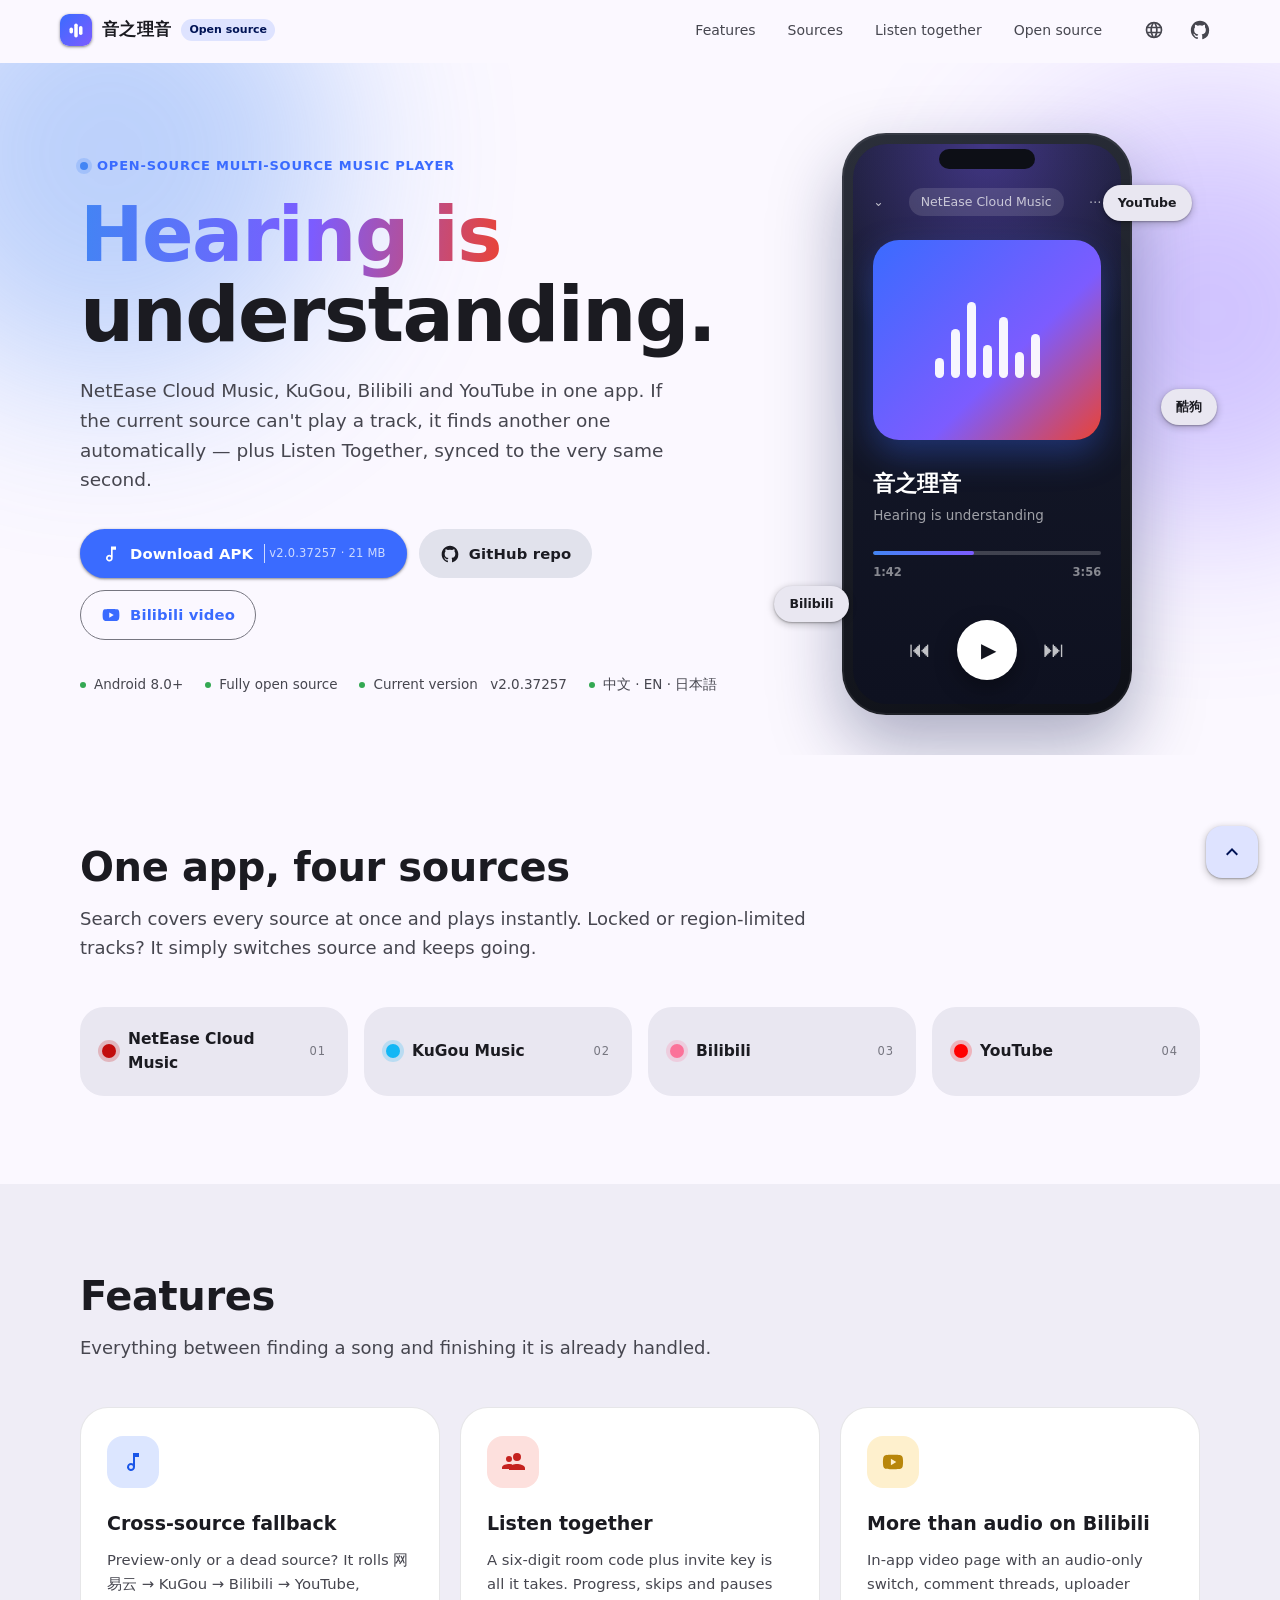
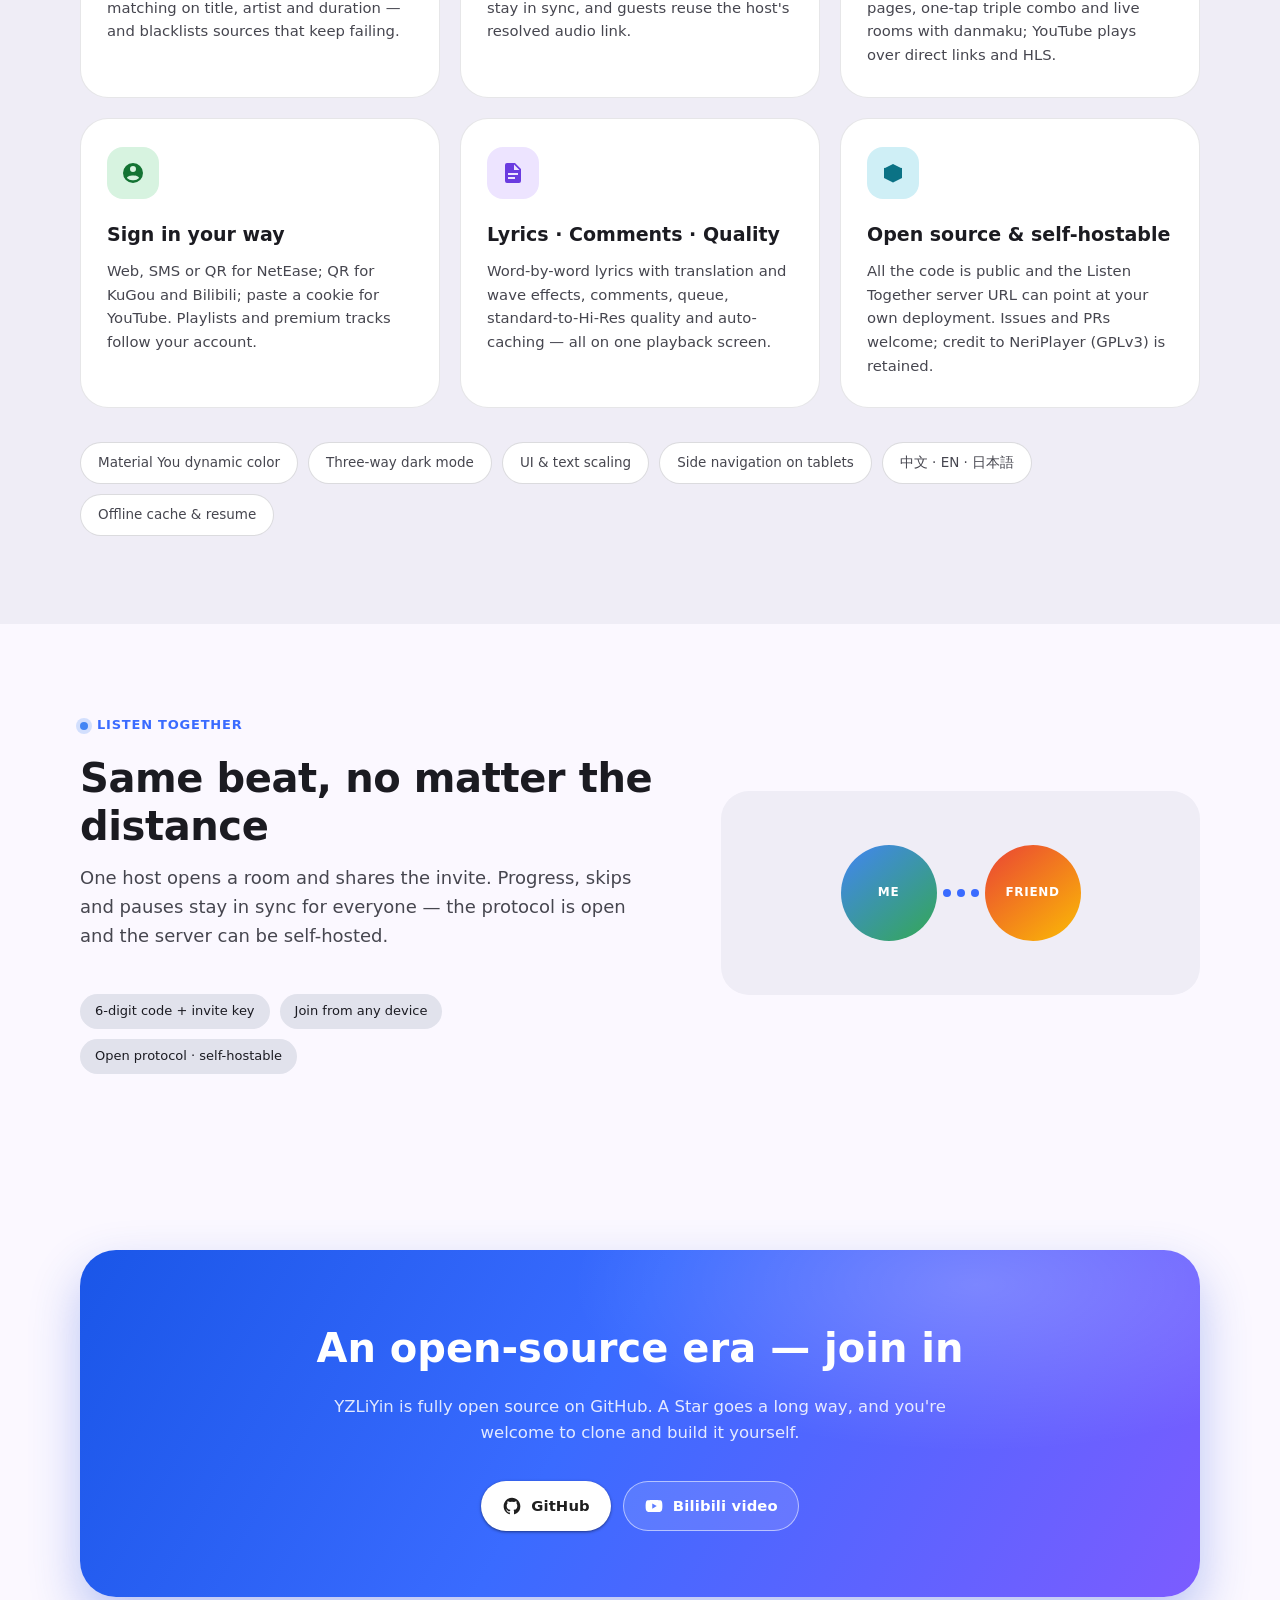
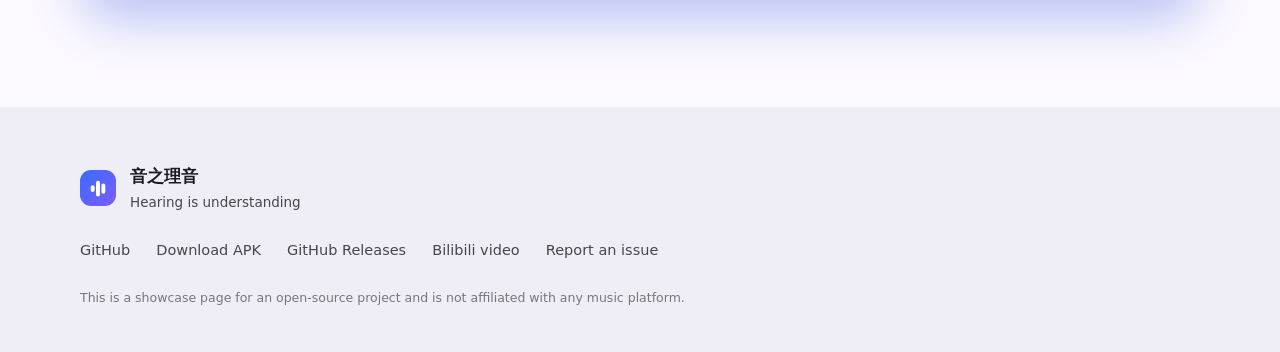
<file: site/index.html>
<!DOCTYPE html>
<html lang="zh-CN" data-lang="zh" class="no-js">
<head>
<meta charset="utf-8">
<script>document.documentElement.classList.remove('no-js');document.documentElement.classList.add('js');</script>
<meta name="viewport" content="width=device-width, initial-scale=1, viewport-fit=cover">
<title>音之理音 — 听见，就是道理</title>
<meta name="description" content="音之理音（YZLiYin）是一款开源的多音源音乐播放器：网易云、酷狗、哔哩哔哩、YouTube 多源合一，自动跨源找音源，支持一起听。">
<meta name="theme-color" content="#ffffff" media="(prefers-color-scheme: light)">
<meta name="theme-color" content="#0E0F13" media="(prefers-color-scheme: dark)">
<meta property="og:type" content="website">
<meta property="og:title" content="音之理音 — 听见，就是道理">
<meta property="og:description" content="开源多音源音乐播放器：网易云 / 酷狗 / 哔哩哔哩 / YouTube，跨源找音源，一起听。">
<meta property="og:image" content="assets/logo.svg">
<meta name="twitter:card" content="summary_large_image">
<link rel="icon" href="assets/favicon.svg" type="image/svg+xml">
<link rel="apple-touch-icon" href="assets/logo.svg">
<link rel="stylesheet" href="assets/style.css">
</head>
<body>

<!-- ===== Google 式启动加载遮罩 ===== -->
<div id="boot" class="boot" role="status" aria-live="polite" aria-label="Loading">
  <div class="boot__inner">
    <svg class="gspinner" viewBox="0 0 100 100" width="72" height="72" aria-hidden="true">
      <circle class="gspinner__track" cx="50" cy="50" r="40" fill="none" stroke-width="9"/>
      <g class="gspinner__spin">
        <path d="M50 10 a40 40 0 0 1 40 40" fill="none" stroke="#4285F4" stroke-width="9" stroke-linecap="round"/>
        <path d="M90 50 a40 40 0 0 1 -40 40" fill="none" stroke="#EA4335" stroke-width="9" stroke-linecap="round"/>
        <path d="M50 90 a40 40 0 0 1 -40 -40" fill="none" stroke="#FBBC04" stroke-width="9" stroke-linecap="round"/>
        <path d="M10 50 a40 40 0 0 1 40 -40" fill="none" stroke="#34A853" stroke-width="9" stroke-linecap="round"/>
      </g>
    </svg>
    <div class="boot__word">音之理音</div>
    <div class="boot__dots" aria-hidden="true"><i></i><i></i><i></i></div>
  </div>
</div>

<!-- ===== 顶栏 Top app bar ===== -->
<header class="appbar" id="appbar">
  <div class="appbar__in">
    <a class="brand" href="#top" aria-label="音之理音">
      <img class="brand__logo" src="assets/logo.svg" alt="" width="32" height="32">
      <span class="brand__name">音之理音</span>
      <span class="brand__badge" data-i18n="badge">开源</span>
    </a>

    <nav class="nav" aria-label="Sections">
      <a class="nav__link" href="#features" data-i18n="nav_features">功能</a>
      <a class="nav__link" href="#sources" data-i18n="nav_sources">音源</a>
      <a class="nav__link" href="#together" data-i18n="nav_together">一起听</a>
      <a class="nav__link" href="#opensource" data-i18n="nav_open">开源</a>
    </nav>

    <div class="appbar__actions">
      <div class="lang" id="lang">
        <button class="icon-btn" id="langBtn" aria-haspopup="true" aria-expanded="false" aria-label="Language">
          <svg viewBox="0 0 24 24" width="20" height="20" aria-hidden="true"><path fill="currentColor" d="M12 2a10 10 0 1 0 0 20 10 10 0 0 0 0-20Zm6.9 6h-3a15.6 15.6 0 0 0-1.4-3.6A8.1 8.1 0 0 1 18.9 8ZM12 4c.8 1.2 1.5 2.7 1.9 4h-3.8c.4-1.3 1-2.8 1.9-4ZM4.3 14a7.9 7.9 0 0 1 0-4h3.4a17 17 0 0 0 0 4H4.3Zm.8 2h3a15.6 15.6 0 0 0 1.4 3.6A8.1 8.1 0 0 1 5.1 16Zm3-8h-3a8.1 8.1 0 0 1 4.4-3.6A15.6 15.6 0 0 0 8.1 8ZM12 20c-.8-1.2-1.5-2.7-1.9-4h3.8c-.4 1.3-1 2.8-1.9 4Zm2.2-6H9.8a15 15 0 0 1 0-4h4.4a15 15 0 0 1 0 4Zm.6 5.6a15.6 15.6 0 0 0 1.4-3.6h3a8.1 8.1 0 0 1-4.4 3.6ZM16.3 14a17 17 0 0 0 0-4h3.4a7.9 7.9 0 0 1 0 4h-3.4Z"/></svg>
        </button>
        <div class="lang__menu" id="langMenu" role="menu" hidden>
          <button class="lang__item" role="menuitem" data-set-lang="zh">简体中文</button>
          <button class="lang__item" role="menuitem" data-set-lang="en">English</button>
          <button class="lang__item" role="menuitem" data-set-lang="ja">日本語</button>
        </div>
      </div>

      <a class="icon-btn" href="https://github.com/frestoy5/YZLiYin" target="_blank" rel="noopener" aria-label="GitHub">
        <svg viewBox="0 0 24 24" width="22" height="22" aria-hidden="true"><path fill="currentColor" d="M12 2C6.48 2 2 6.58 2 12.23c0 4.51 2.87 8.34 6.84 9.69.5.1.68-.22.68-.49 0-.24-.01-.88-.01-1.72-2.78.62-3.37-1.37-3.37-1.37-.45-1.19-1.11-1.5-1.11-1.5-.91-.64.07-.62.07-.62 1 .07 1.53 1.06 1.53 1.06.89 1.57 2.34 1.12 2.91.85.09-.66.35-1.12.63-1.37-2.22-.26-4.56-1.14-4.56-5.06 0-1.12.39-2.03 1.03-2.75-.1-.26-.45-1.3.1-2.71 0 0 .84-.28 2.75 1.05a9.3 9.3 0 0 1 5 0c1.91-1.33 2.75-1.05 2.75-1.05.55 1.41.2 2.45.1 2.71.64.72 1.03 1.63 1.03 2.75 0 3.93-2.35 4.79-4.58 5.05.36.32.68.94.68 1.9 0 1.37-.01 2.48-.01 2.82 0 .27.18.6.69.49A10.02 10.02 0 0 0 22 12.23C22 6.58 17.52 2 12 2Z"/></svg>
      </a>

      <button class="icon-btn nav-toggle" id="navToggle" aria-label="Menu" aria-expanded="false">
        <svg viewBox="0 0 24 24" width="22" height="22" aria-hidden="true"><path fill="currentColor" d="M3 6h18v2H3V6Zm0 5h18v2H3v-2Zm0 5h18v2H3v-2Z"/></svg>
      </button>
    </div>
  </div>
  <div class="appbar__progress" id="topbarProgress"></div>
</header>

<main id="top">

  <!-- ===== Hero ===== -->
  <section class="hero">
    <div class="hero__blob hero__blob--a" aria-hidden="true"></div>
    <div class="hero__blob hero__blob--b" aria-hidden="true"></div>

    <div class="hero__in reveal">
      <div class="hero__copy">
        <p class="eyebrow">
          <span class="eyebrow__dot"></span>
          <span data-i18n="hero_eyebrow">开源 · 多音源音乐播放器</span>
        </p>

        <h1 class="hero__title">
          <span class="grad" data-i18n="hero_title_1">听见，</span><br>
          <span data-i18n="hero_title_2">就是道理。</span>
        </h1>

        <p class="hero__sub" data-i18n="hero_sub">
          网易云、酷狗、哔哩哔哩、YouTube 多源合一。当前音源播不出来，会自动去别的源把这首歌找回来；还有「一起听」，和朋友同步到同一秒。
        </p>

        <div class="cta">
          <a class="btn btn--filled ripple" href="download/yzliyin-2.0.37257.apk" download>
            <svg viewBox="0 0 24 24" width="20" height="20" aria-hidden="true"><path fill="currentColor" d="M12 3v10.55A4 4 0 1 0 14 17V7h4V3h-6Zm-2 16a2 2 0 1 1 0-4 2 2 0 0 1 0 4Z"/></svg>
            <span data-i18n="cta_apk">下载 APK</span>
            <small class="btn__note">v2.0.37257 · 21 MB</small>
          </a>

          <a class="btn btn--tonal ripple" href="https://github.com/frestoy5/YZLiYin" target="_blank" rel="noopener">
            <svg viewBox="0 0 24 24" width="20" height="20" aria-hidden="true"><path fill="currentColor" d="M12 2C6.48 2 2 6.58 2 12.23c0 4.51 2.87 8.34 6.84 9.69.5.1.68-.22.68-.49 0-.24-.01-.88-.01-1.72-2.78.62-3.37-1.37-3.37-1.37-.45-1.19-1.11-1.5-1.11-1.5-.91-.64.07-.62.07-.62 1 .07 1.53 1.06 1.53 1.06.89 1.57 2.34 1.12 2.91.85.09-.66.35-1.12.63-1.37-2.22-.26-4.56-1.14-4.56-5.06 0-1.12.39-2.03 1.03-2.75-.1-.26-.45-1.3.1-2.71 0 0 .84-.28 2.75 1.05a9.3 9.3 0 0 1 5 0c1.91-1.33 2.75-1.05 2.75-1.05.55 1.41.2 2.45.1 2.71.64.72 1.03 1.63 1.03 2.75 0 3.93-2.35 4.79-4.58 5.05.36.32.68.94.68 1.9 0 1.37-.01 2.48-.01 2.82 0 .27.18.6.69.49A10.02 10.02 0 0 0 22 12.23C22 6.58 17.52 2 12 2Z"/></svg>
            <span data-i18n="cta_github">GitHub 仓库</span>
          </a>

          <a class="btn btn--outlined ripple" href="https://b23.tv/GvKJP95" target="_blank" rel="noopener">
            <svg viewBox="0 0 24 24" width="20" height="20" aria-hidden="true"><path fill="currentColor" d="M21.6 7.2a2.8 2.8 0 0 0-1.98-1.99C17.86 4.75 12 4.75 12 4.75s-5.86 0-7.62.46A2.8 2.8 0 0 0 2.4 7.2C1.94 8.97 1.94 12 1.94 12s0 3.03.46 4.8a2.8 2.8 0 0 0 1.98 1.99c1.76.46 7.62.46 7.62.46s5.86 0 7.62-.46a2.8 2.8 0 0 0 1.98-1.99c.46-1.77.46-4.8.46-4.8s0-3.03-.46-4.8ZM9.9 15.15v-6.3L15.32 12 9.9 15.15Z"/></svg>
            <span data-i18n="cta_bili">哔哩哔哩视频</span>
          </a>
        </div>

        <ul class="hero__meta">
          <li data-i18n="meta_1">Android 8.0+</li>
          <li data-i18n="meta_2">完全开源</li>
          <li><span data-i18n="meta_4">当前版本</span>&nbsp;v2.0.37257</li>
          <li data-i18n="meta_3">中 · EN · 日本語</li>
        </ul>
      </div>

      <!-- 用纯 CSS 画的播放器界面 -->
      <div class="hero__art" aria-hidden="true">
        <div class="phone reveal">
          <div class="phone__notch"></div>
          <div class="phone__screen">
            <div class="np-top">
              <span class="np-chev">⌄</span>
              <span class="np-src" data-i18n="src_1">网易云音乐</span>
              <span class="np-dots">⋯</span>
            </div>
            <div class="np-art">
              <div class="np-eq"><i></i><i></i><i></i><i></i><i></i><i></i><i></i></div>
            </div>
            <div class="np-title">音之理音</div>
            <div class="np-artist" data-i18n="tagline">听见，就是道理</div>
            <div class="np-bar"><span></span></div>
            <div class="np-time"><b>1:42</b><b>3:56</b></div>
            <div class="np-ctrl">
              <span class="np-ic">⏮</span>
              <span class="np-play">▶</span>
              <span class="np-ic">⏭</span>
            </div>
          </div>
        </div>
        <div class="chip-float chip-float--1">YouTube</div>
        <div class="chip-float chip-float--2">Bilibili</div>
        <div class="chip-float chip-float--3">酷狗</div>
      </div>
    </div>
  </section>

  <!-- ===== 音源 ===== -->
  <section class="section" id="sources">
    <div class="section__in">
      <h2 class="h2 reveal" data-i18n="sources_title">一个 App，四个音源</h2>
      <p class="lede reveal" data-i18n="sources_lede">搜索时同时覆盖所有音源，点开就能播；会员曲、地区限制播不了？它会自己换个源接着放。</p>
      <div class="src-grid">
        <div class="src reveal"><span class="src__dot" style="--c:#C20C0C"></span><span data-i18n="src_1">网易云音乐</span><em>01</em></div>
        <div class="src reveal"><span class="src__dot" style="--c:#12B7F5"></span><span data-i18n="src_2">酷狗音乐</span><em>02</em></div>
        <div class="src reveal"><span class="src__dot" style="--c:#FB7299"></span><span data-i18n="src_3">哔哩哔哩</span><em>03</em></div>
        <div class="src reveal"><span class="src__dot" style="--c:#FF0000"></span><span data-i18n="src_4">YouTube</span><em>04</em></div>
      </div>
    </div>
  </section>

  <!-- ===== 功能 ===== -->
  <section class="section section--tonal" id="features">
    <div class="section__in">
      <h2 class="h2 reveal" data-i18n="feat_title">功能</h2>
      <p class="lede reveal" data-i18n="feat_lede">从找歌到听完，中间的麻烦事都替你处理好了。</p>

      <div class="cards">
        <article class="card reveal">
          <div class="card__icon card__icon--blue">
            <svg viewBox="0 0 24 24" width="24" height="24"><path fill="currentColor" d="M12 3v10.55A4 4 0 1 0 14 17V7h4V3h-6Zm-2 16a2 2 0 1 1 0-4 2 2 0 0 1 0 4Z"/></svg>
          </div>
          <h3 data-i18n="f1_t">跨源找音源</h3>
          <p data-i18n="f1_d">当前源是试听片段或放不出来，就按 网易云 → 酷狗 → 哔哩哔哩 → YouTube 的顺序，用歌名、歌手、时长匹配同一首歌；放不出的坏源会被暂时拉黑。</p>
        </article>

        <article class="card reveal">
          <div class="card__icon card__icon--red">
            <svg viewBox="0 0 24 24" width="24" height="24"><path fill="currentColor" d="M16 11a4 4 0 1 0-4-4 4 4 0 0 0 4 4Zm-8 1a3 3 0 1 0-3-3 3 3 0 0 0 3 3Zm0 2c-2.3 0-7 1.16-7 3.5V19h9v-1.5c0-1.05.4-2.3 1.15-3.35A13.4 13.4 0 0 0 8 14Zm8 0c-2.7 0-8 1.34-8 4v2h16v-2c0-2.66-5.3-4-8-4Z"/></svg>
          </div>
          <h3 data-i18n="f2_t">一起听</h3>
          <p data-i18n="f2_d">6 位房间号加邀请密钥就能拉人进房，进度、切歌、暂停全员同步；听众直接复用房主解析好的音源，链接一点就进房间。</p>
        </article>

        <article class="card reveal">
          <div class="card__icon card__icon--yellow">
            <svg viewBox="0 0 24 24" width="24" height="24"><path fill="currentColor" d="M21.6 7.2a2.8 2.8 0 0 0-1.98-1.99C17.86 4.75 12 4.75 12 4.75s-5.86 0-7.62.46A2.8 2.8 0 0 0 2.4 7.2C1.94 8.97 1.94 12 1.94 12s0 3.03.46 4.8a2.8 2.8 0 0 0 1.98 1.99c1.76.46 7.62.46 7.62.46s5.86 0 7.62-.46a2.8 2.8 0 0 0 1.98-1.99c.46-1.77.46-4.8.46-4.8s0-3.03-.46-4.8ZM9.9 15.15v-6.3L15.32 12 9.9 15.15Z"/></svg>
          </div>
          <h3 data-i18n="f3_t">B 站不只是听</h3>
          <p data-i18n="f3_d">应用内视频页可切「只听音频」，还有评论区、UP 主主页、一键三连和带弹幕的直播间；YouTube 支持直链与 HLS 播放。</p>
        </article>

        <article class="card reveal">
          <div class="card__icon card__icon--green">
            <svg viewBox="0 0 24 24" width="24" height="24"><path fill="currentColor" d="M12 2a10 10 0 1 0 0 20 10 10 0 0 0 0-20Zm0 3a3 3 0 1 1 0 6 3 3 0 0 1 0-6Zm0 14.2A7.2 7.2 0 0 1 6 16.9c0-1.6 3-2.5 6-2.5s6 .9 6 2.5a7.2 7.2 0 0 1-6 2.3Z"/></svg>
          </div>
          <h3 data-i18n="f4_t">扫码登录</h3>
          <p data-i18n="f4_d">网易云支持网页、验证码与扫码三种登录，酷狗、B 站扫码同样可用，YouTube 可粘贴 Cookie；歌单与会员曲随账号同步。</p>
        </article>

        <article class="card reveal">
          <div class="card__icon card__icon--purple">
            <svg viewBox="0 0 24 24" width="24" height="24"><path fill="currentColor" d="M14 2H6a2 2 0 0 0-2 2v16a2 2 0 0 0 2 2h12a2 2 0 0 0 2-2V8l-6-6Zm-1 7V3.5L18.5 9H13ZM7 12h10v2H7v-2Zm0 4h7v2H7v-2Z"/></svg>
          </div>
          <h3 data-i18n="f5_t">歌词 · 评论 · 音质</h3>
          <p data-i18n="f5_d">逐字歌词带译文与波浪光效，评论、播放队列、标准到 Hi-Res 音质和自动缓存，全在播放页一屏可达。</p>
        </article>

        <article class="card reveal">
          <div class="card__icon card__icon--teal">
            <svg viewBox="0 0 24 24" width="24" height="24"><path fill="currentColor" d="M12 3 3 7.5 12 12l9-4.5L12 3Zm0 8.2L3 6.7V17l9 4.5 9-4.5V6.7l-9 4.5Z"/></svg>
          </div>
          <h3 data-i18n="f6_t">开源可自建</h3>
          <p data-i18n="f6_d">代码全部公开，一起听的服务端地址可以换成自己部署的；欢迎提 Issue 与 PR，也保留了参考项目 NeriPlayer（GPLv3）的声明。</p>
        </article>
      </div>

      <ul class="ui-feats reveal">
        <li data-i18n="ui_1">Material You 动态取色</li>
        <li data-i18n="ui_2">深色模式三档</li>
        <li data-i18n="ui_3">界面与字体大小可调</li>
        <li data-i18n="ui_4">平板侧边导航</li>
        <li data-i18n="ui_5">中 · EN · 日本語</li>
        <li data-i18n="ui_6">离线缓存与冷启动续播</li>
      </ul>
    </div>
  </section>

  <!-- ===== 一起听 ===== -->
  <section class="section" id="together">
    <div class="section__in together">
      <div class="together__copy reveal">
        <p class="eyebrow"><span class="eyebrow__dot"></span><span data-i18n="tg_eyebrow">一起听</span></p>
        <h2 class="h2" data-i18n="tg_title">隔多远，都在同一拍上</h2>
        <p class="lede" data-i18n="tg_lede">一人开房，分享邀请，好友加入后进度、切歌、暂停全部同步；协议开源，服务端可自建，不绑定任何官方房间。</p>
        <div class="together__tags">
          <span class="tag" data-i18n="tg_t1">6 位房间号 + 邀请密钥</span>
          <span class="tag" data-i18n="tg_t2">跨端加入</span>
          <span class="tag" data-i18n="tg_t3">开源协议 · 可自建服务端</span>
        </div>
      </div>
      <div class="together__art reveal" aria-hidden="true">
        <div class="peer peer--a"><span>ME</span></div>
        <div class="link"><i></i><i></i><i></i></div>
        <div class="peer peer--b"><span>FRIEND</span></div>
      </div>
    </div>
  </section>

  <!-- ===== 开源 CTA ===== -->
  <section class="section section--cta" id="opensource">
    <div class="section__in cta-panel reveal">
      <h2 data-i18n="os_title">开源盛世，欢迎加入</h2>
      <p data-i18n="os_lede">音之理音在 GitHub 上完全开源。点个 Star 就是最大的鼓励，也欢迎直接拉代码自己编译。</p>
      <div class="cta">
        <a class="btn btn--light ripple" href="https://github.com/frestoy5/YZLiYin" target="_blank" rel="noopener">
          <svg viewBox="0 0 24 24" width="20" height="20" aria-hidden="true"><path fill="currentColor" d="M12 2C6.48 2 2 6.58 2 12.23c0 4.51 2.87 8.34 6.84 9.69.5.1.68-.22.68-.49 0-.24-.01-.88-.01-1.72-2.78.62-3.37-1.37-3.37-1.37-.45-1.19-1.11-1.5-1.11-1.5-.91-.64.07-.62.07-.62 1 .07 1.53 1.06 1.53 1.06.89 1.57 2.34 1.12 2.91.85.09-.66.35-1.12.63-1.37-2.22-.26-4.56-1.14-4.56-5.06 0-1.12.39-2.03 1.03-2.75-.1-.26-.45-1.3.1-2.71 0 0 .84-.28 2.75 1.05a9.3 9.3 0 0 1 5 0c1.91-1.33 2.75-1.05 2.75-1.05.55 1.41.2 2.45.1 2.71.64.72 1.03 1.63 1.03 2.75 0 3.93-2.35 4.79-4.58 5.05.36.32.68.94.68 1.9 0 1.37-.01 2.48-.01 2.82 0 .27.18.6.69.49A10.02 10.02 0 0 0 22 12.23C22 6.58 17.52 2 12 2Z"/></svg>
          <span>GitHub</span>
        </a>
        <a class="btn btn--light-outline ripple" href="https://b23.tv/GvKJP95" target="_blank" rel="noopener">
          <svg viewBox="0 0 24 24" width="20" height="20" aria-hidden="true"><path fill="currentColor" d="M21.6 7.2a2.8 2.8 0 0 0-1.98-1.99C17.86 4.75 12 4.75 12 4.75s-5.86 0-7.62.46A2.8 2.8 0 0 0 2.4 7.2C1.94 8.97 1.94 12 1.94 12s0 3.03.46 4.8a2.8 2.8 0 0 0 1.98 1.99c1.76.46 7.62.46 7.62.46s5.86 0 7.62-.46a2.8 2.8 0 0 0 1.98-1.99c.46-1.77.46-4.8.46-4.8s0-3.03-.46-4.8ZM9.9 15.15v-6.3L15.32 12 9.9 15.15Z"/></svg>
          <span data-i18n="cta_bili">哔哩哔哩视频</span>
        </a>
      </div>
    </div>
  </section>
</main>

<footer class="footer">
  <div class="footer__in">
    <div class="footer__brand">
      <img src="assets/logo.svg" alt="" width="36" height="36">
      <div>
        <b>音之理音</b>
        <p data-i18n="foot_tag">听见，就是道理</p>
      </div>
    </div>
    <nav class="footer__links" aria-label="Footer">
      <a href="https://github.com/frestoy5/YZLiYin" target="_blank" rel="noopener">GitHub</a>
      <a href="download/yzliyin-2.0.37257.apk" download data-i18n="cta_apk">下载 APK</a>
      <a href="https://github.com/frestoy5/YZLiYin/releases" target="_blank" rel="noopener">GitHub Releases</a>
      <a href="https://b23.tv/GvKJP95" target="_blank" rel="noopener" data-i18n="cta_bili">哔哩哔哩视频</a>
      <a href="https://github.com/frestoy5/YZLiYin/issues" target="_blank" rel="noopener" data-i18n="foot_issues">反馈问题</a>
    </nav>
    <p class="footer__note" data-i18n="foot_note">本页面为开源项目展示页，与任何音乐平台官方无关。</p>
  </div>
</footer>

<button class="fab" id="toTop" aria-label="Back to top" hidden>
  <svg viewBox="0 0 24 24" width="24" height="24" aria-hidden="true"><path fill="currentColor" d="M7.41 15.41 12 10.83l4.59 4.58L18 14l-6-6-6 6 1.41 1.41Z"/></svg>
</button>

<script src="assets/i18n.js"></script>
<script src="assets/app.js"></script>
</body>
</html>
</file>
<file: site/assets/style.css>
/* =========================================================
   音之理音 · 落地页  |  Material 3 / Google 风格设计系统
   纯静态，无外部依赖，可直接丢任意虚拟主机
   ========================================================= */

:root{
  /* Google 品牌四色 */
  --g-blue:#4285F4; --g-red:#EA4335; --g-yellow:#FBBC04; --g-green:#34A853;
  /* 应用品牌色（取自 App colors.xml） */
  --brand:#3A6BFF; --brand-2:#7C5CFF;

  --m3-primary:#3A6BFF;
  --m3-on-primary:#ffffff;
  --m3-primary-container:#DEE3FF;
  --m3-on-primary-container:#001355;
  --m3-secondary-container:#E1E2EC;
  --m3-on-secondary-container:#1B1B22;
  --m3-surface:#FBF8FF;
  --m3-surface-card:#FFFFFF;
  --m3-surface-container:#EFEDF6;
  --m3-surface-container-high:#E9E7F1;
  --m3-on-surface:#1B1B21;
  --m3-on-surface-variant:#46464F;
  --m3-outline:#767680;
  --m3-tertiary:#7C5CFF;

  --radius-xs:8px; --radius-s:12px; --radius-m:16px;
  --radius-l:24px; --radius-xl:28px; --radius-full:999px;

  --elev-1:0 1px 2px rgba(0,0,0,.30), 0 1px 3px 1px rgba(0,0,0,.15);
  --elev-2:0 1px 2px rgba(0,0,0,.30), 0 2px 6px 2px rgba(0,0,0,.15);
  --elev-3:0 4px 8px 3px rgba(0,0,0,.15), 0 1px 3px rgba(0,0,0,.30);

  --font: "Roboto","HarmonyOS Sans SC","MiSans","Source Han Sans SC",
          "Noto Sans SC","Noto Sans JP","PingFang SC","Microsoft YaHei",
          system-ui,-apple-system,"Segoe UI",sans-serif;
  --ease: cubic-bezier(.2,0,0,1);
}

@media (prefers-color-scheme: dark){
  :root{
    --m3-primary:#AFC6FF;
    --m3-on-primary:#002A85;
    --m3-primary-container:#1B44A8;
    --m3-on-primary-container:#DEE3FF;
    --m3-secondary-container:#3A3A44;
    --m3-on-secondary-container:#E1E2EC;
    --m3-surface:#0E0F13;
    --m3-surface-card:#1D1E24;
    --m3-surface-container:#17181D;
    --m3-surface-container-high:#1D1E24;
    --m3-on-surface:#E4E1E9;
    --m3-on-surface-variant:#C7C5D0;
    --m3-outline:#90909A;
    --m3-tertiary:#B9A6FF;
    --elev-1:0 1px 3px rgba(0,0,0,.6);
    --elev-2:0 2px 6px rgba(0,0,0,.55);
    --elev-3:0 6px 16px rgba(0,0,0,.55);
  }
}

*,*::before,*::after{ box-sizing:border-box; }

html{ scroll-behavior:smooth; -webkit-text-size-adjust:100%; overflow-x:clip; }

body{
  margin:0;
  font-family:var(--font);
  background:var(--m3-surface);
  color:var(--m3-on-surface);
  line-height:1.6;
  overflow-x:clip;
  -webkit-font-smoothing:antialiased;
}

body.is-booting{ overflow:hidden; }

img{ max-width:100%; display:block; }
a{ color:inherit; text-decoration:none; }

/* =========================================================
   1. 启动加载遮罩（Google 式四色圆环）
   ========================================================= */
.boot{
  position:fixed; inset:0; z-index:9999;
  display:grid; place-items:center;
  background:var(--m3-surface);
  transition:opacity .5s var(--ease), visibility .5s;
}
.boot.is-done{ opacity:0; visibility:hidden; pointer-events:none; }

/* 调试：?instant 模式下彻底关掉动画与过渡，保证截图/自动化测试拿到最终状态 */
html.no-anim *, html.no-anim *::before, html.no-anim *::after{
  animation:none !important; transition:none !important;
}

/* 兜底 1：JS 被禁用时（html.no-js），启动屏直接不显示、内容直接可见 */
html.no-js .boot{ display:none; }
html.no-js .reveal{ opacity:1; transform:none; }
html.no-js .nav{ display:flex; position:static; flex-direction:row; flex-wrap:wrap;
  padding:0; background:transparent; box-shadow:none; }

/* 兜底 2：JS 已启用，但 app.js 意外没传上来时（页面上没有 .boot-ok 标记），
   遮罩 6 秒后自动让路、内容 8 秒后直接可见。
   （0s duration + delay：delay 期间动画不接管属性，因此完全不干扰正常流程） */
html.js:not(.boot-ok) .boot{ animation:bootFailSafe 0s 6s forwards; }
html.js:not(.boot-ok) .reveal{ animation:revealFailSafe 0s 8s forwards; }
@keyframes bootFailSafe{ to{ visibility:hidden; pointer-events:none; } }
@keyframes revealFailSafe{ to{ opacity:1; transform:none; } }

.boot__inner{ display:grid; justify-items:center; gap:22px; }

.gspinner{ overflow:visible; }
.gspinner__track{ stroke:var(--m3-surface-container-high); }
.gspinner__spin{
  transform-origin:50% 50%;
  animation:gmorph 2.4s var(--ease) infinite, grot 1.6s linear infinite;
}
@keyframes grot{ to{ transform:rotate(360deg); } }
@keyframes gmorph{
  0%   { stroke-dasharray:1 157; stroke-dashoffset:0; }
  50%  { stroke-dasharray:110 47; stroke-dashoffset:-40; }
  100% { stroke-dasharray:1 157; stroke-dashoffset:-157; }
}

.boot__word{
  font-size:20px; font-weight:500; letter-spacing:.08em;
  color:var(--m3-on-surface);
  animation:fadeUp .6s .15s var(--ease) both;
}
.boot__dots{ display:flex; gap:9px; }
.boot__dots i{
  width:9px; height:9px; border-radius:50%;
  animation:blink 1.2s infinite var(--ease);
}
.boot__dots i:nth-child(1){ background:var(--g-blue); animation-delay:0s; }
.boot__dots i:nth-child(2){ background:var(--g-red); animation-delay:.18s; }
.boot__dots i:nth-child(3){ background:var(--g-yellow); animation-delay:.36s; }
@keyframes blink{ 0%,80%,100%{ opacity:.2; transform:scale(.7);} 40%{ opacity:1; transform:scale(1);} }

@keyframes fadeUp{ from{ opacity:0; transform:translateY(10px);} to{ opacity:1; transform:none;} }

/* =========================================================
   2. 顶栏
   ========================================================= */
.appbar{
  position:sticky; top:0; z-index:900;
  background:color-mix(in srgb, var(--m3-surface) 86%, transparent);
  backdrop-filter:saturate(180%) blur(14px);
  -webkit-backdrop-filter:saturate(180%) blur(14px);
  transition:box-shadow .3s var(--ease), background .3s var(--ease);
}
.appbar.is-scrolled{ box-shadow:var(--elev-1); }

.appbar__in{
  max-width:1200px; margin:0 auto; padding:10px 20px;
  display:flex; align-items:center; gap:18px;
}
.appbar__progress{
  height:3px; width:0; opacity:0;
  background:linear-gradient(90deg,var(--g-blue),var(--g-green),var(--g-yellow),var(--g-red));
  background-size:300% 100%;
  animation:slideColor 1.4s linear infinite;
  transition:width .18s linear, opacity .3s;
}
@keyframes slideColor{ to{ background-position:300% 0; } }

.brand{ display:flex; align-items:center; gap:10px; margin-right:auto; }
.brand__logo{ border-radius:9px; box-shadow:var(--elev-1); }
.brand__name{ font-size:17px; font-weight:600; letter-spacing:.02em; }
.brand__badge{
  font-size:11px; font-weight:600; padding:2px 8px; border-radius:var(--radius-full);
  background:var(--m3-primary-container); color:var(--m3-on-primary-container);
}

.nav{ display:flex; gap:4px; }
.nav__link{
  padding:8px 14px; border-radius:var(--radius-full);
  font-size:14px; color:var(--m3-on-surface-variant);
  position:relative; overflow:hidden;
  transition:color .2s var(--ease), background .2s var(--ease);
}
.nav__link:hover{ background:color-mix(in srgb, var(--m3-on-surface) 8%, transparent); color:var(--m3-on-surface); }

.appbar__actions{ display:flex; align-items:center; gap:6px; }

.icon-btn{
  width:40px; height:40px; display:grid; place-items:center;
  border:none; background:transparent; color:var(--m3-on-surface-variant);
  border-radius:var(--radius-full); cursor:pointer; position:relative; overflow:hidden;
  transition:background .2s var(--ease), color .2s var(--ease);
}
.icon-btn:hover{ background:color-mix(in srgb, var(--m3-on-surface) 9%, transparent); color:var(--m3-on-surface); }

.lang{ position:relative; }
.lang__menu{
  position:absolute; right:0; top:48px; min-width:170px;
  background:var(--m3-surface-container-high); color:var(--m3-on-surface);
  border-radius:var(--radius-s); box-shadow:var(--elev-3);
  padding:6px; z-index:50;
  animation:menuIn .22s var(--ease);
  transform-origin:top right;
}
@keyframes menuIn{ from{ opacity:0; transform:scale(.9) translateY(-6px);} to{ opacity:1; transform:none;} }
.lang__item{
  display:block; width:100%; text-align:left; border:none; cursor:pointer;
  background:transparent; padding:11px 14px; border-radius:var(--radius-xs);
  font:inherit; font-size:14px; color:inherit;
}
.lang__item:hover{ background:color-mix(in srgb, var(--m3-primary) 12%, transparent); }
.lang__item.is-active{ background:var(--m3-secondary-container); color:var(--m3-on-secondary-container); font-weight:600; }

.nav-toggle{ display:none; }

/* =========================================================
   3. 通用排版
   ========================================================= */
.section{ padding:88px 20px; }
.section--tonal{ background:var(--m3-surface-container); }
.section__in{ max-width:1120px; margin:0 auto; }

.h2{
  font-size:clamp(28px,4vw,40px); line-height:1.2; font-weight:700;
  margin:0 0 14px; letter-spacing:-.01em;
}
.lede{
  font-size:clamp(15px,1.6vw,18px); color:var(--m3-on-surface-variant);
  max-width:760px; margin:0 0 44px;
}
.eyebrow{
  display:inline-flex; align-items:center; gap:9px; margin:0 0 18px;
  font-size:13px; font-weight:600; letter-spacing:.06em; text-transform:uppercase;
  color:var(--m3-primary);
}
.eyebrow__dot{
  width:8px; height:8px; border-radius:50%; background:var(--g-blue);
  box-shadow:0 0 0 4px color-mix(in srgb, var(--g-blue) 22%, transparent);
  animation:pulse 2s infinite var(--ease);
}
@keyframes pulse{ 50%{ box-shadow:0 0 0 9px color-mix(in srgb, var(--g-blue) 0%, transparent);} }

.grad{
  background:linear-gradient(96deg,var(--g-blue) 0%,var(--brand-2) 55%,var(--g-red) 100%);
  -webkit-background-clip:text; background-clip:text; color:transparent;
}

/* =========================================================
   4. Hero
   ========================================================= */
.hero{ position:relative; padding:70px 20px 40px; overflow:hidden; }
.hero__blob{
  position:absolute; border-radius:50%; filter:blur(90px); opacity:.34; z-index:0;
  animation:float 14s ease-in-out infinite alternate;
}
.hero__blob--a{ width:460px; height:460px; top:-140px; left:-120px; background:var(--g-blue); }
.hero__blob--b{ width:420px; height:420px; top:40px; right:-140px; background:var(--brand-2); animation-delay:-6s; }
@keyframes float{ to{ transform:translate3d(40px,30px,0) scale(1.12); } }

.hero__in{
  position:relative; z-index:1; max-width:1120px; margin:0 auto;
  display:grid; grid-template-columns:1.2fr .8fr; gap:56px; align-items:center;
}
.hero__title{
  font-size:clamp(40px,7vw,76px); line-height:1.05; font-weight:800;
  margin:0 0 22px; letter-spacing:-.02em;
}
.hero__sub{
  font-size:clamp(15px,1.7vw,18.5px); color:var(--m3-on-surface-variant);
  max-width:600px; margin:0 0 34px;
}
.hero__meta{
  display:flex; flex-wrap:wrap; gap:10px 22px; list-style:none;
  padding:0; margin:34px 0 0; font-size:13.5px; color:var(--m3-on-surface-variant);
}
.hero__meta li{ display:flex; align-items:center; gap:8px; }
.hero__meta li::before{
  content:""; width:6px; height:6px; border-radius:50%; background:var(--g-green);
}

/* --- 按钮（Material 3 state layer + ripple） --- */
.cta{ display:flex; flex-wrap:wrap; gap:12px; }
.btn{
  position:relative; overflow:hidden; isolation:isolate;
  display:inline-flex; align-items:center; gap:9px;
  padding:12px 20px; border-radius:var(--radius-full);
  font-size:14.8px; font-weight:600; letter-spacing:.01em; cursor:pointer;
  border:1px solid transparent; min-height:46px;
  transition:box-shadow .25s var(--ease), transform .18s var(--ease),
             background .25s var(--ease), color .25s var(--ease);
}
.btn:active{ transform:scale(.97); }
.btn::after{
  content:""; position:absolute; inset:0; z-index:-1; opacity:0;
  background:currentColor; transition:opacity .2s var(--ease);
}
.btn:hover::after{ opacity:.10; }
.btn:active::after{ opacity:.16; }

.btn--filled{ background:var(--m3-primary); color:var(--m3-on-primary); box-shadow:var(--elev-1); }
.btn--filled:hover{ box-shadow:var(--elev-2); }
.btn--tonal{ background:var(--m3-secondary-container); color:var(--m3-on-secondary-container); }
.btn--outlined{ background:transparent; color:var(--m3-primary); border-color:var(--m3-outline); }
.btn--light{ background:#fff; color:#1f1f1f; box-shadow:var(--elev-1); }
.btn--light:hover{ box-shadow:var(--elev-2); }
.btn--light-outline{ background:rgba(255,255,255,.12); color:#fff; border-color:rgba(255,255,255,.55); }

.btn__note{
  font-size:11.5px; font-weight:500; opacity:.75; letter-spacing:.02em;
  padding-left:4px; border-left:1px solid currentColor; margin-left:2px;
}

/* 界面特色 chips */
.ui-feats{
  list-style:none; display:flex; flex-wrap:wrap; gap:10px;
  padding:0; margin:34px 0 0;
}
.ui-feats li{
  font-size:13.5px; padding:9px 17px; border-radius:var(--radius-full);
  background:var(--m3-surface-card); color:var(--m3-on-surface-variant);
  border:1px solid color-mix(in srgb, var(--m3-outline) 26%, transparent);
  transition:border-color .25s var(--ease), color .25s var(--ease), transform .25s var(--ease);
}
.ui-feats li:hover{
  border-color:var(--m3-primary); color:var(--m3-primary); transform:translateY(-3px);
}

.ripple .rp{
  position:absolute; border-radius:50%; transform:scale(0);
  background:currentColor; opacity:.28; pointer-events:none;
  animation:rp .6s var(--ease) forwards;
}
@keyframes rp{ to{ transform:scale(2.6); opacity:0; } }

/* --- 手机 mockup --- */
.hero__art{ position:relative; display:grid; place-items:center; min-height:520px; }
.phone{
  position:relative; width:290px; padding:11px; border-radius:44px;
  background:linear-gradient(160deg,#2b2f3a,#0d0f16);
  box-shadow:0 30px 70px rgba(20,30,80,.35), inset 0 0 0 2px rgba(255,255,255,.06);
  animation:phoneFloat 6s ease-in-out infinite alternate;
}
@keyframes phoneFloat{ to{ transform:translateY(-18px) rotate(-1.2deg); } }
.phone__notch{
  position:absolute; top:16px; left:50%; transform:translateX(-50%);
  width:96px; height:20px; background:#0d0f16; border-radius:var(--radius-full); z-index:2;
}
.phone__screen{
  border-radius:34px; padding:44px 20px 24px; height:560px;
  background:
    radial-gradient(120% 70% at 50% 0%, rgba(124,92,255,.42), transparent 60%),
    linear-gradient(180deg,#171b2c 0%,#0e1120 100%);
  color:#fff; display:flex; flex-direction:column;
}
.np-top{ display:flex; justify-content:space-between; align-items:center;
  font-size:12.5px; color:rgba(255,255,255,.7); margin-bottom:24px; }
.np-src{ padding:4px 12px; border-radius:var(--radius-full);
  background:rgba(255,255,255,.12); }
.np-art{
  height:200px; border-radius:26px; margin-bottom:26px;
  background:linear-gradient(135deg,#3A6BFF,#7C5CFF 60%,#EA4335);
  display:grid; place-items:center; box-shadow:0 14px 34px rgba(58,107,255,.35);
}
.np-eq{ display:flex; align-items:flex-end; gap:7px; height:76px; }
.np-eq i{
  width:9px; border-radius:5px; background:rgba(255,255,255,.94);
  animation:eq 1s ease-in-out infinite alternate;
}
.np-eq i:nth-child(1){ height:26%; animation-delay:-.9s; }
.np-eq i:nth-child(2){ height:64%; animation-delay:-.5s; }
.np-eq i:nth-child(3){ height:100%; animation-delay:-.2s; }
.np-eq i:nth-child(4){ height:44%; animation-delay:-.7s; }
.np-eq i:nth-child(5){ height:80%; animation-delay:-.35s; }
.np-eq i:nth-child(6){ height:34%; animation-delay:-.6s; }
.np-eq i:nth-child(7){ height:58%; animation-delay:-.1s; }
@keyframes eq{ to{ transform:scaleY(.35); } }

.np-title{ font-size:22px; font-weight:700; }
.np-artist{ font-size:13.5px; color:rgba(255,255,255,.6); margin-top:4px; }
.np-bar{
  height:4px; border-radius:3px; background:rgba(255,255,255,.2);
  margin:24px 0 8px; overflow:hidden;
}
.np-bar span{
  display:block; height:100%; width:44%; border-radius:3px;
  background:linear-gradient(90deg,#4285F4,#7C5CFF);
  animation:prog 7s var(--ease) infinite alternate;
}
@keyframes prog{ from{ width:18%; } to{ width:86%; } }
.np-time{ display:flex; justify-content:space-between; font-size:11.5px;
  color:rgba(255,255,255,.5); }
.np-ctrl{ display:flex; align-items:center; justify-content:center; gap:26px; margin-top:auto; }
.np-ic{ font-size:22px; color:rgba(255,255,255,.75); }
.np-play{
  width:60px; height:60px; border-radius:50%; display:grid; place-items:center;
  background:#fff; color:#12141d; font-size:20px; padding-left:3px;
  box-shadow:0 8px 22px rgba(0,0,0,.35);
}

.chip-float{
  position:absolute; padding:8px 15px; border-radius:var(--radius-full);
  font-size:12.5px; font-weight:600; background:var(--m3-surface-container-high);
  color:var(--m3-on-surface); box-shadow:var(--elev-2);
  animation:chipFloat 5s ease-in-out infinite alternate;
}
.chip-float--1{ top:9%; right:2%; }
.chip-float--2{ bottom:16%; left:0; animation-delay:-2s; }
.chip-float--3{ top:44%; right:-4%; animation-delay:-3.5s; }
@keyframes chipFloat{ to{ transform:translateY(-16px); } }

/* =========================================================
   5. 音源 / 功能卡片
   ========================================================= */
.src-grid{ display:grid; grid-template-columns:repeat(auto-fit,minmax(min(210px,100%),1fr)); gap:16px; }
.src{
  display:flex; align-items:center; gap:12px;
  padding:20px 22px; border-radius:var(--radius-l);
  background:var(--m3-surface-container-high);
  font-size:15.5px; font-weight:600;
  transition:transform .25s var(--ease), box-shadow .25s var(--ease);
}
.src:hover{ transform:translateY(-4px); box-shadow:var(--elev-2); }
.src em{
  margin-left:auto; font-style:normal; font-size:11.5px; font-weight:500;
  letter-spacing:.08em; color:var(--m3-outline); text-transform:uppercase;
}
.src__dot{
  width:14px; height:14px; border-radius:50%;
  background:var(--c); flex:none;
  box-shadow:0 0 0 4px color-mix(in srgb, var(--c) 22%, transparent);
}

.cards{ display:grid; grid-template-columns:repeat(auto-fill,minmax(min(300px,100%),1fr)); gap:20px; }
.card{
  background:var(--m3-surface-card); border-radius:var(--radius-xl);
  padding:28px 26px 30px; border:1px solid color-mix(in srgb, var(--m3-outline) 18%, transparent);
  transition:transform .3s var(--ease), box-shadow .3s var(--ease), border-color .3s;
}
.card:hover{
  transform:translateY(-6px); box-shadow:var(--elev-2);
  border-color:color-mix(in srgb, var(--m3-primary) 40%, transparent);
}
.card h3{ font-size:19px; margin:20px 0 10px; font-weight:700; }
.card p{ margin:0; font-size:14.8px; color:var(--m3-on-surface-variant); }

.card__icon{
  width:52px; height:52px; border-radius:16px; display:grid; place-items:center;
  transition:transform .3s var(--ease);
}
.card:hover .card__icon{ transform:rotate(-8deg) scale(1.06); }
.card__icon--blue{ background:#DCE6FF; color:#1A56E8; }
.card__icon--red{ background:#FDE0DD; color:#C5221F; }
.card__icon--yellow{ background:#FEF0CD; color:#B8860B; }
.card__icon--green{ background:#D7F3E0; color:#137333; }
.card__icon--purple{ background:#EDE4FF; color:#6A3BE0; }
.card__icon--teal{ background:#CFEFF6; color:#0B7285; }
@media (prefers-color-scheme: dark){
  .card__icon--blue{ background:#1E2F55; color:#AFC6FF; }
  .card__icon--red{ background:#4A1D1A; color:#F2B8B5; }
  .card__icon--yellow{ background:#44360F; color:#FDD663; }
  .card__icon--green{ background:#123623; color:#7EE2A8; }
  .card__icon--purple{ background:#2C2249; color:#CDBAFF; }
  .card__icon--teal{ background:#0F3540; color:#8BDDEB; }
}

/* =========================================================
   6. 一起听
   ========================================================= */
.together{ display:grid; grid-template-columns:1.1fr .9fr; gap:56px; align-items:center; }
.together__tags{ display:flex; gap:10px; flex-wrap:wrap; }
.tag{
  font-size:13px; padding:7px 15px; border-radius:var(--radius-full);
  background:var(--m3-secondary-container); color:var(--m3-on-secondary-container);
}
.together__art{
  display:flex; align-items:center; justify-content:center; gap:6px;
  background:var(--m3-surface-container); border-radius:var(--radius-xl);
  padding:54px 24px;
}
.peer{
  width:96px; height:96px; border-radius:50%; display:grid; place-items:center;
  font-size:12px; font-weight:700; color:#fff; letter-spacing:.06em;
}
.peer--a{ background:linear-gradient(140deg,#4285F4,#34A853); animation:bob 3s ease-in-out infinite; }
.peer--b{ background:linear-gradient(140deg,#EA4335,#FBBC04); animation:bob 3s ease-in-out infinite .5s; }
@keyframes bob{ 50%{ transform:translateY(-12px); } }
.link{ display:flex; gap:6px; align-items:center; }
.link i{
  width:8px; height:8px; border-radius:50%; background:var(--m3-primary);
  animation:travel 1.6s var(--ease) infinite;
}
.link i:nth-child(2){ animation-delay:.2s; }
.link i:nth-child(3){ animation-delay:.4s; }
@keyframes travel{ 0%,100%{ opacity:.25; transform:scale(.7);} 50%{ opacity:1; transform:scale(1.25);} }

/* =========================================================
   7. 开源 CTA + Footer
   ========================================================= */
.section--cta{ padding-bottom:110px; }
.cta-panel{
  background:linear-gradient(120deg,#1A56E8 0%,#3A6BFF 45%,#7C5CFF 100%);
  border-radius:36px; padding:66px 48px; text-align:center; color:#fff;
  box-shadow:0 22px 50px rgba(46,84,220,.32); position:relative; overflow:hidden;
}
.cta-panel::before{
  content:""; position:absolute; inset:0;
  background:radial-gradient(60% 80% at 80% 10%, rgba(255,255,255,.22), transparent 60%);
}
.cta-panel > *{ position:relative; }
.cta-panel h2{ font-size:clamp(26px,4vw,40px); margin:0 0 14px; font-weight:800; }
.cta-panel p{ max-width:640px; margin:0 auto 34px; color:rgba(255,255,255,.86); font-size:16.5px; }
.cta-panel .cta{ justify-content:center; }

.footer{ background:var(--m3-surface-container); padding:56px 20px 44px; }
.footer__in{ max-width:1120px; margin:0 auto; display:grid; gap:26px; }
.footer__brand{ display:flex; align-items:center; gap:14px; }
.footer__brand img{ border-radius:11px; }
.footer__brand b{ font-size:17px; }
.footer__brand p{ margin:2px 0 0; font-size:13.5px; color:var(--m3-on-surface-variant); }
.footer__links{ display:flex; flex-wrap:wrap; gap:10px 26px; }
.footer__links a{
  font-size:14.5px; color:var(--m3-on-surface-variant); position:relative;
}
.footer__links a::after{
  content:""; position:absolute; left:0; bottom:-4px; height:2px; width:0;
  background:var(--m3-primary); transition:width .3s var(--ease);
}
.footer__links a:hover{ color:var(--m3-primary); }
.footer__links a:hover::after{ width:100%; }
.footer__note{ font-size:12.5px; color:var(--m3-outline); margin:0; }

/* FAB 返回顶部 */
.fab{
  position:fixed; right:22px; bottom:22px; z-index:800;
  width:52px; height:52px; border-radius:16px; border:none; cursor:pointer;
  background:var(--m3-primary-container); color:var(--m3-on-primary-container);
  box-shadow:var(--elev-2); display:grid; place-items:center;
  animation:fadeUp .3s var(--ease);
  transition:transform .2s var(--ease);
}
.fab:hover{ transform:translateY(-4px); }

/* =========================================================
   8. 滚动进场
   ========================================================= */
.reveal{ opacity:0; transform:translateY(26px); }
.reveal.is-in{
  opacity:1; transform:none;
  transition:opacity .7s var(--ease), transform .7s var(--ease);
}
@media (prefers-reduced-motion: reduce){
  *{ animation-duration:.001ms !important; animation-iteration-count:1 !important;
     transition-duration:.001ms !important; scroll-behavior:auto !important; }
  .reveal{ opacity:1; transform:none; }
}

/* =========================================================
   9. 响应式
   ========================================================= */
@media (max-width:1000px){
  .hero__in{ grid-template-columns:1fr; gap:20px; }
  .hero__art{ min-height:480px; order:2; }
  .together{ grid-template-columns:1fr; gap:36px; }
}
@media (max-width:820px){
  .nav{
    position:absolute; top:100%; left:0; right:0;
    flex-direction:column; gap:2px; padding:8px 14px 14px;
    background:var(--m3-surface-container-high);
    box-shadow:var(--elev-2); display:none;
  }
  .nav.is-open{ display:flex; animation:menuIn .22s var(--ease); }
  .nav__link{ padding:13px 14px; font-size:15px; }
  .nav-toggle{ display:grid; }
  .brand__name{ font-size:16px; }
  .section{ padding:64px 18px; }
  .cta-panel{ padding:48px 24px; border-radius:28px; }
  .cta .btn{ width:100%; justify-content:center; }
  .chip-float--1{ right:4%; }
  .chip-float--3{ right:2%; }
}
@media (max-width:420px){
  .brand__badge{ display:none; }
  .phone{ width:250px; }
  .phone__screen{ height:500px; }
  .hero{ padding-top:44px; }
}
</file>
